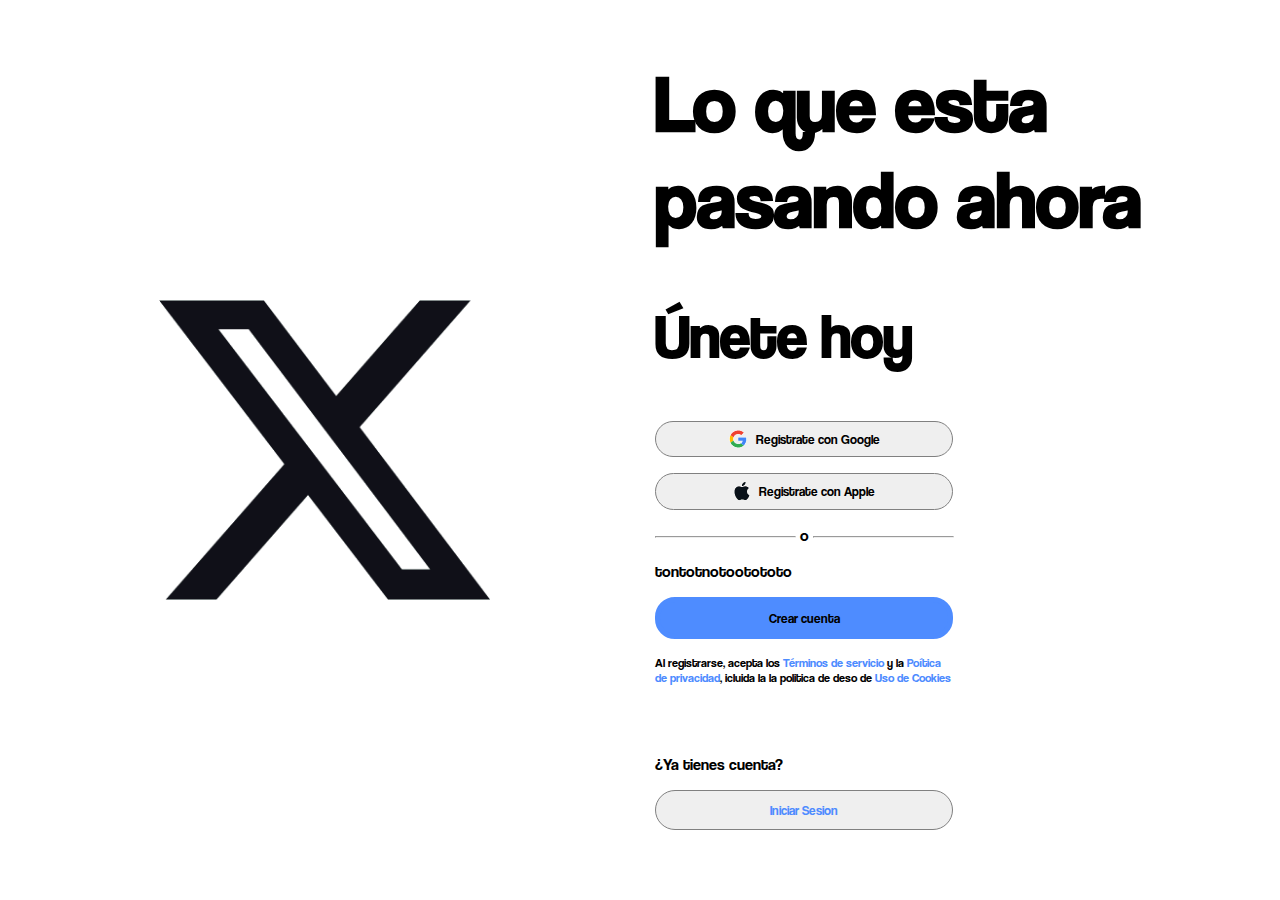
<file: index.html>
<!DOCTYPE html>
<html lang="en">
<head>
    <meta charset="UTF-8">
    <meta name="viewport" content="width=device-width, initial-scale=1.0">
    <title>X</title>
    <link rel="stylesheet" href="css/styles.css">
</head>
<body>
    <div class="container">
        <div class="left">
            <div class="logo"><img src="images/logoX.png" alt=""></div>
        </div>
        <div class="right">
            <div>
                <h1>Lo que esta <br>pasando ahora</h1>
                <h2>Únete hoy</h2>
                <p>
                    <button type="button" class="btn"><img src="images/logoG.png" alt="logo google"> &nbsp&nbsp Registrate con Google</button>
                </p>
                <p>
                    <button type="button" class="btn"><img src="images/logoA.png" alt="logo google"> &nbsp&nbsp Registrate con Apple</button>
                </p>
                <p>
                    <hr class="linea"><span> o </span> <hr class="linea">
                </p>
                <p>
                    <p>
                        tontotnotootototo
                    </p>
                    <button type="button" class="btn btn_blue">Crear cuenta</button>
                </p>
                <p class="terminos">Al registrarse, acepta los <span class="text-blue">Términos de servicio</span> y la <span class="text-blue">Poítica de privacidad</span>, icluida la  la politica de deso de <span class=" text-blue">Uso de Cookies</span></p>

                <p class="tienes">¿Ya tienes cuenta?</p>
                <p>
                    <button type="button" class="btn btn2 text-blue">Iniciar Sesion</button>
                </p>
            </div>
        </div>
        
    </div>
</body>
</html>
</file>
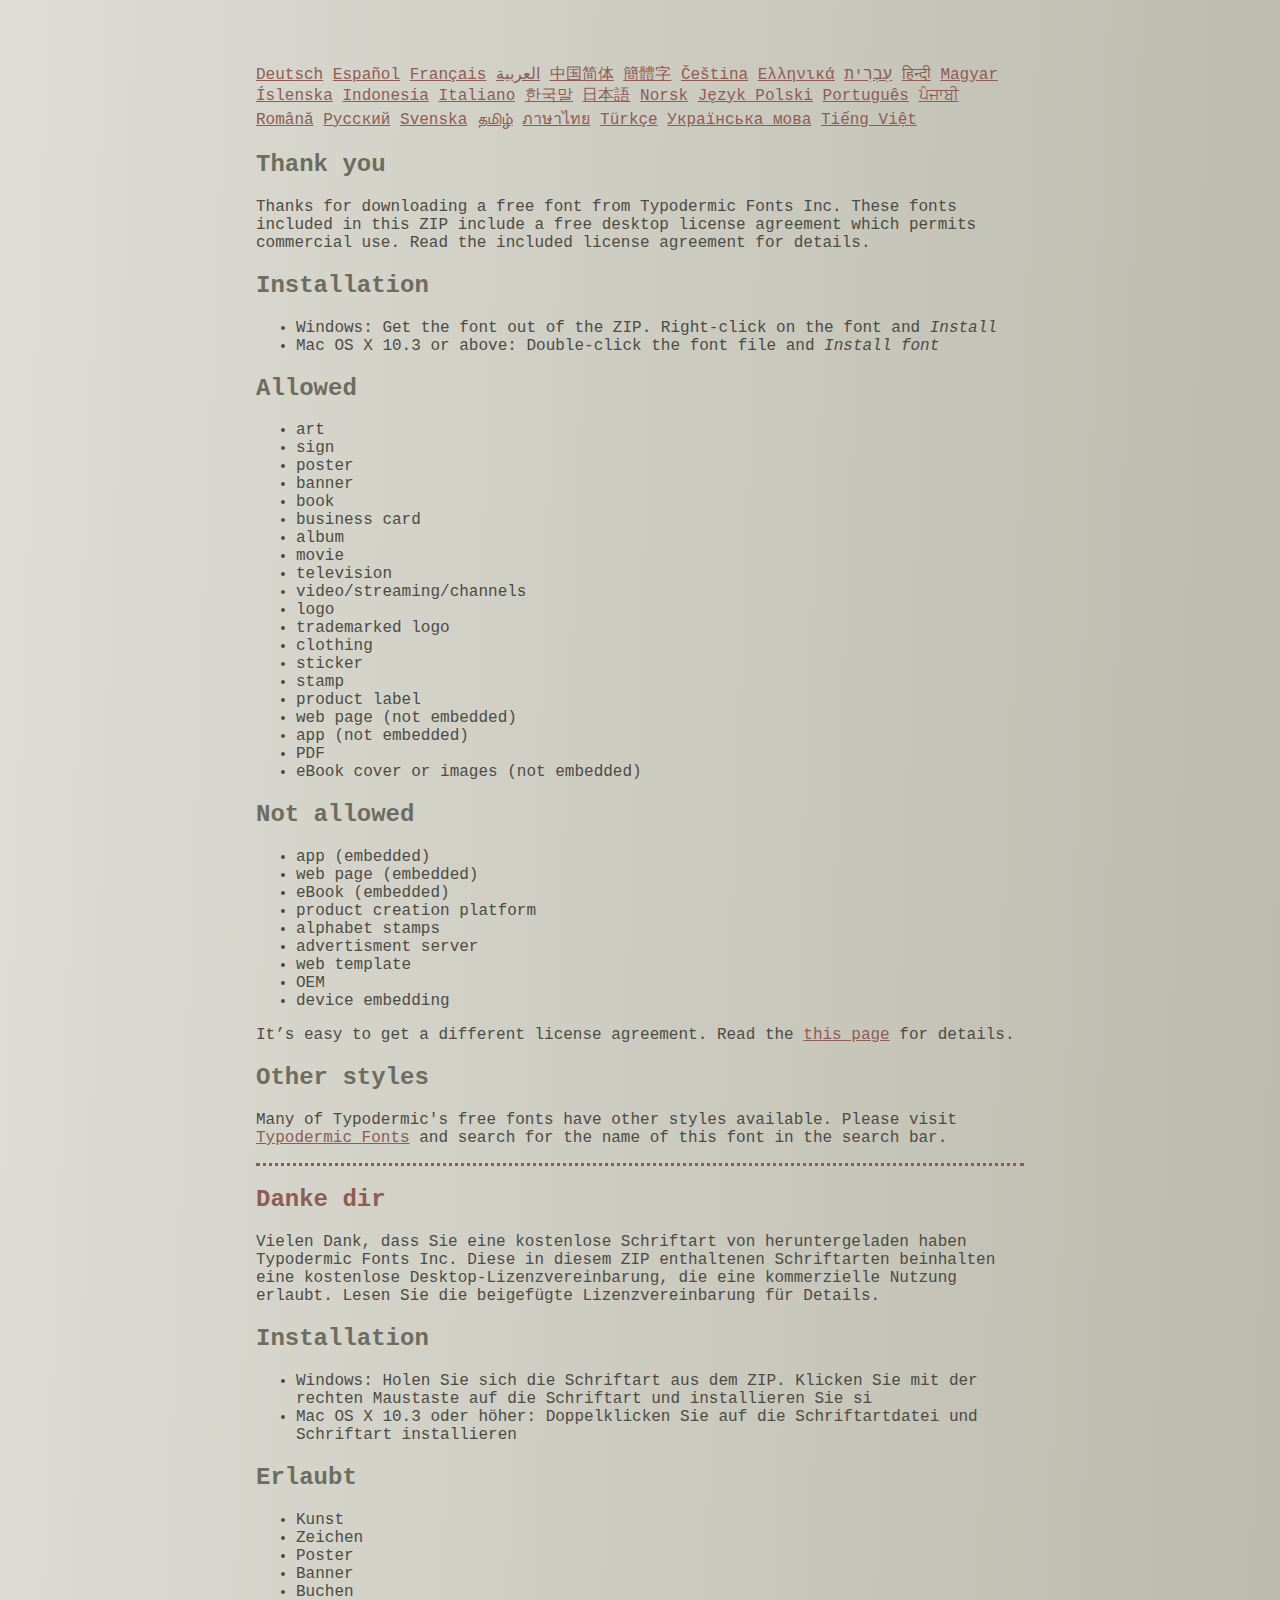
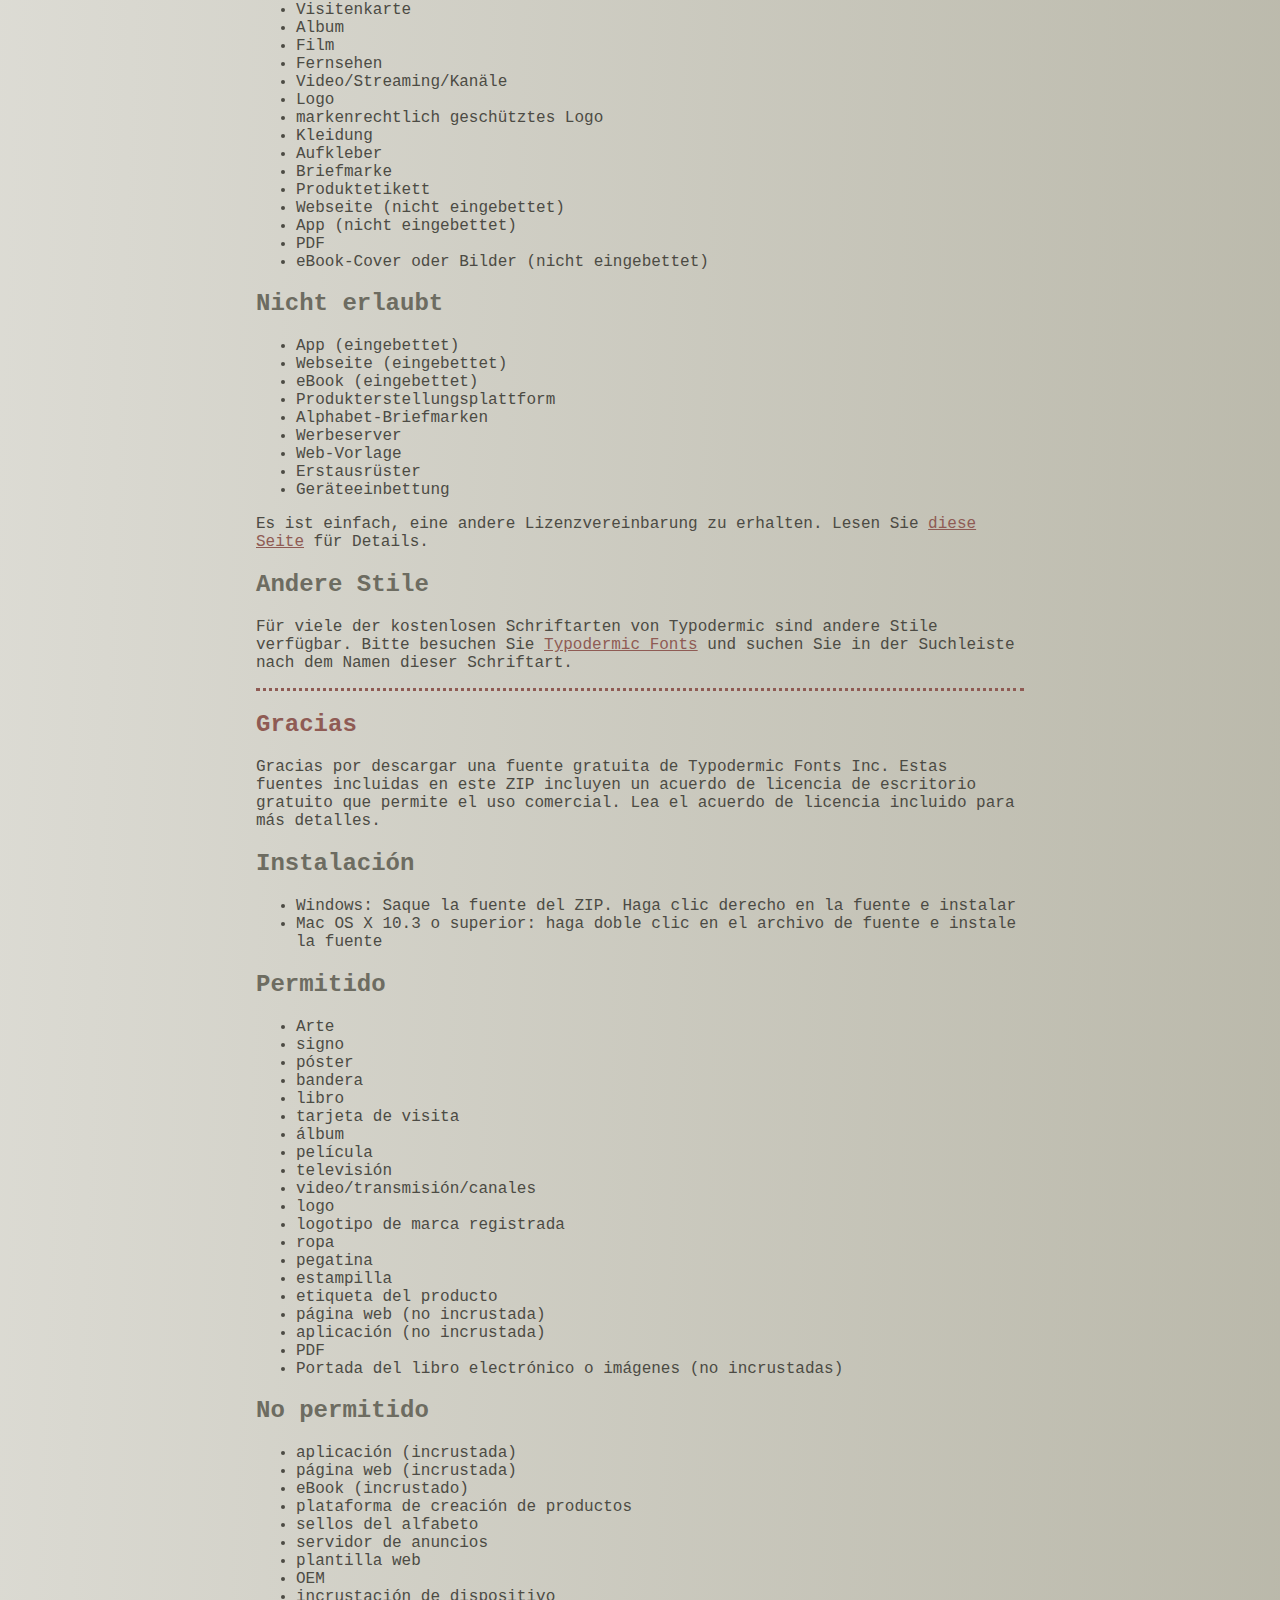
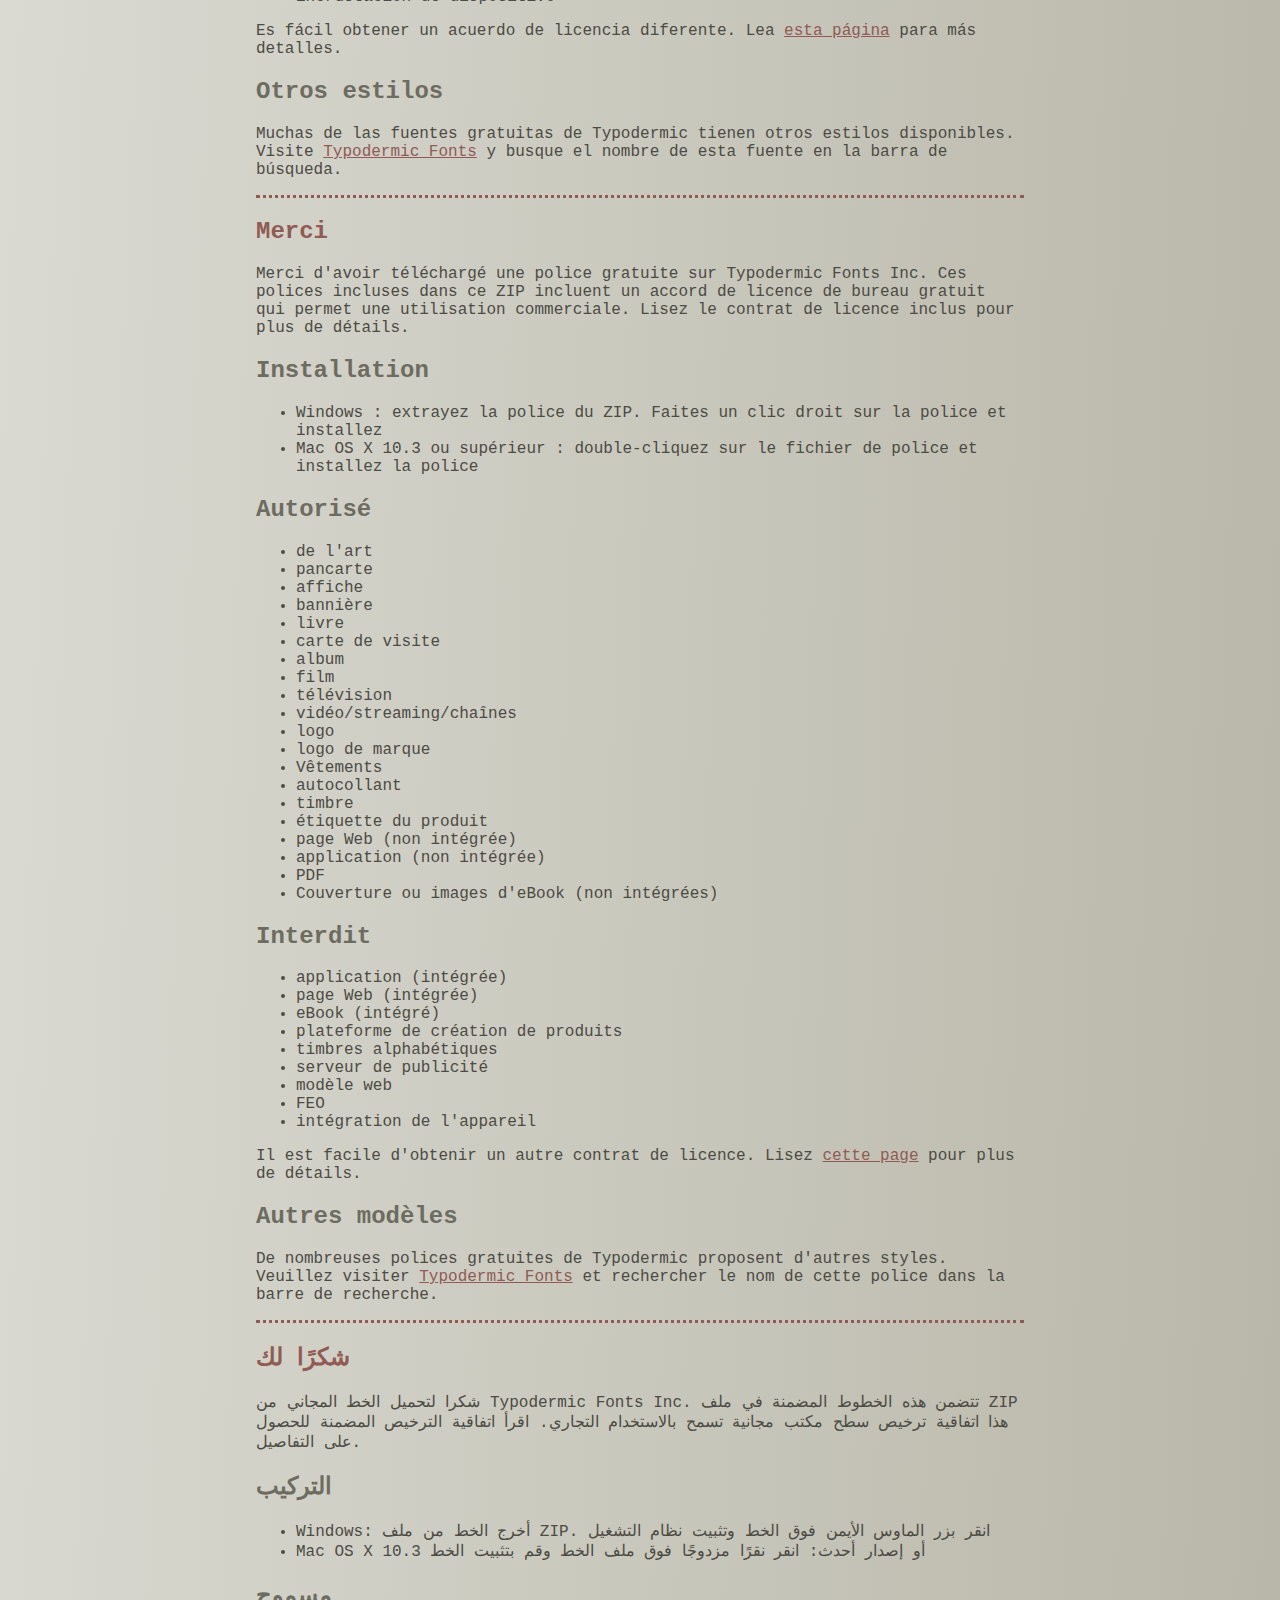
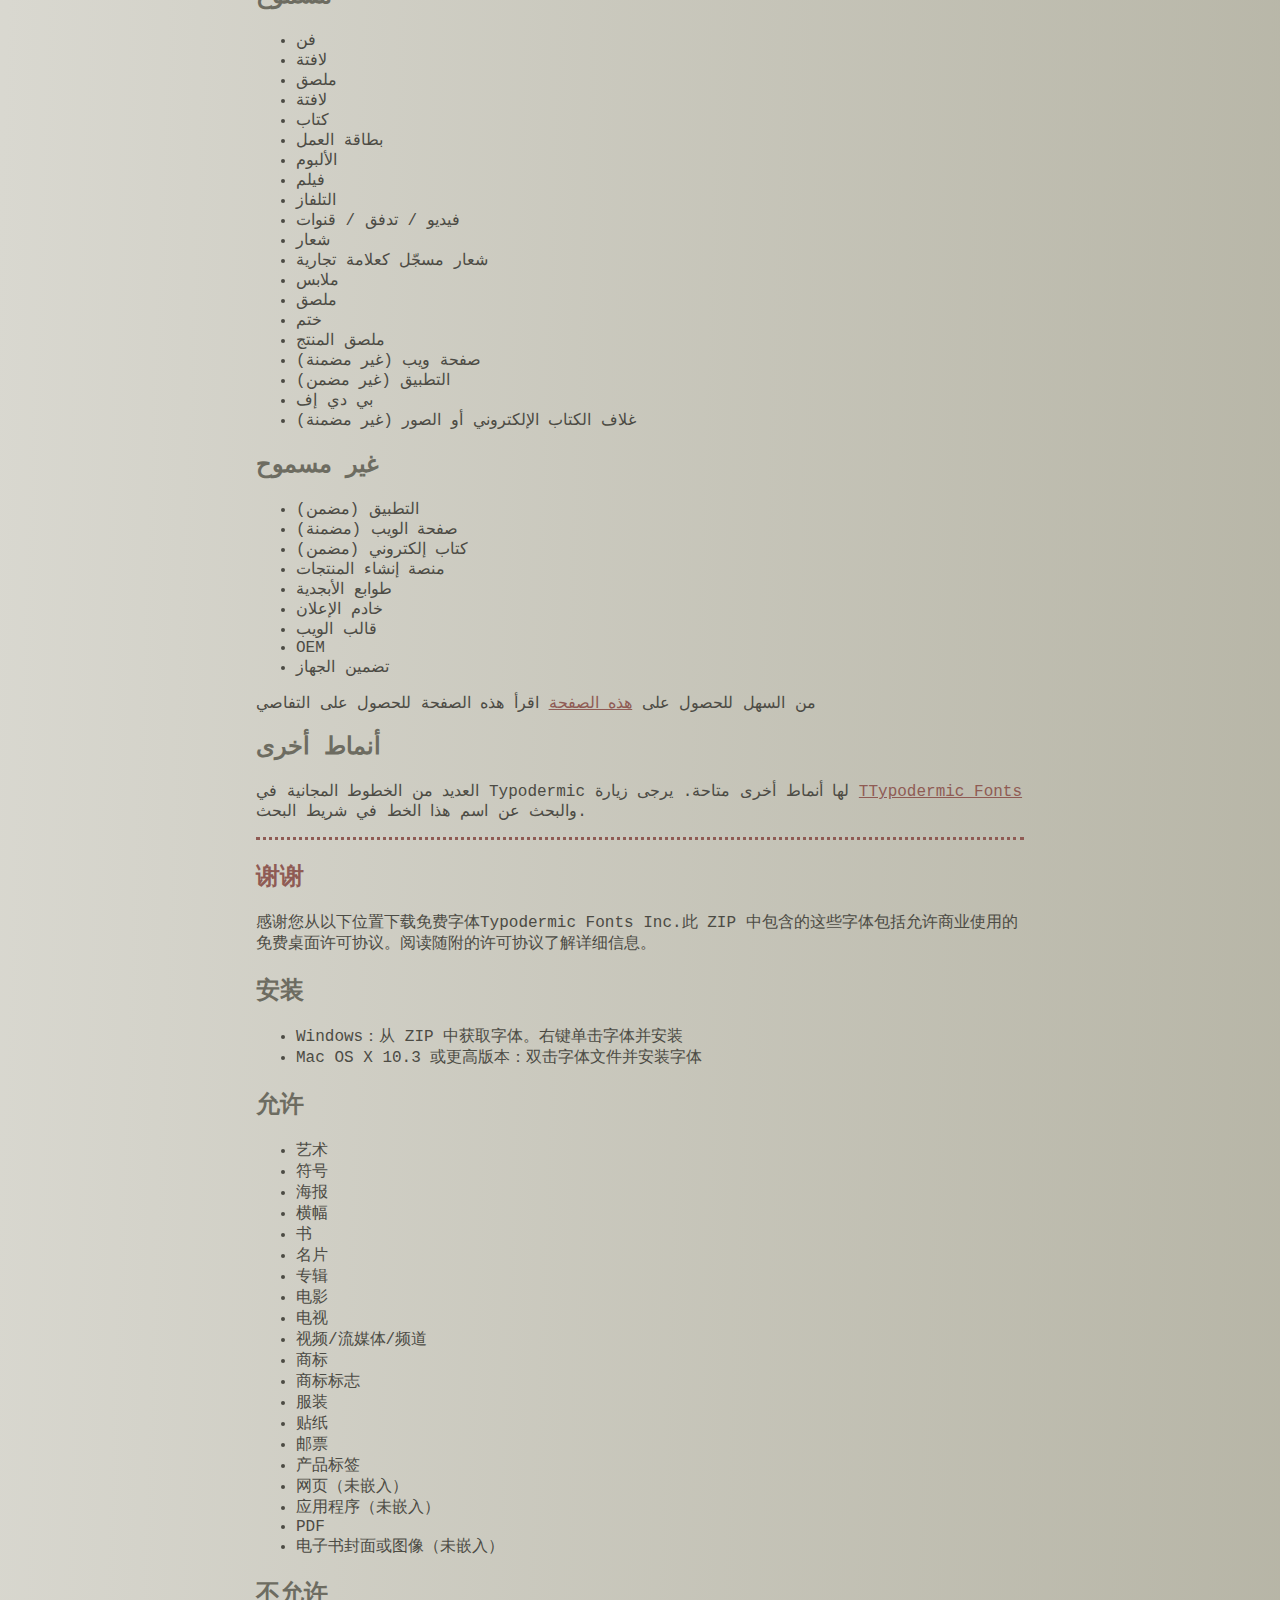
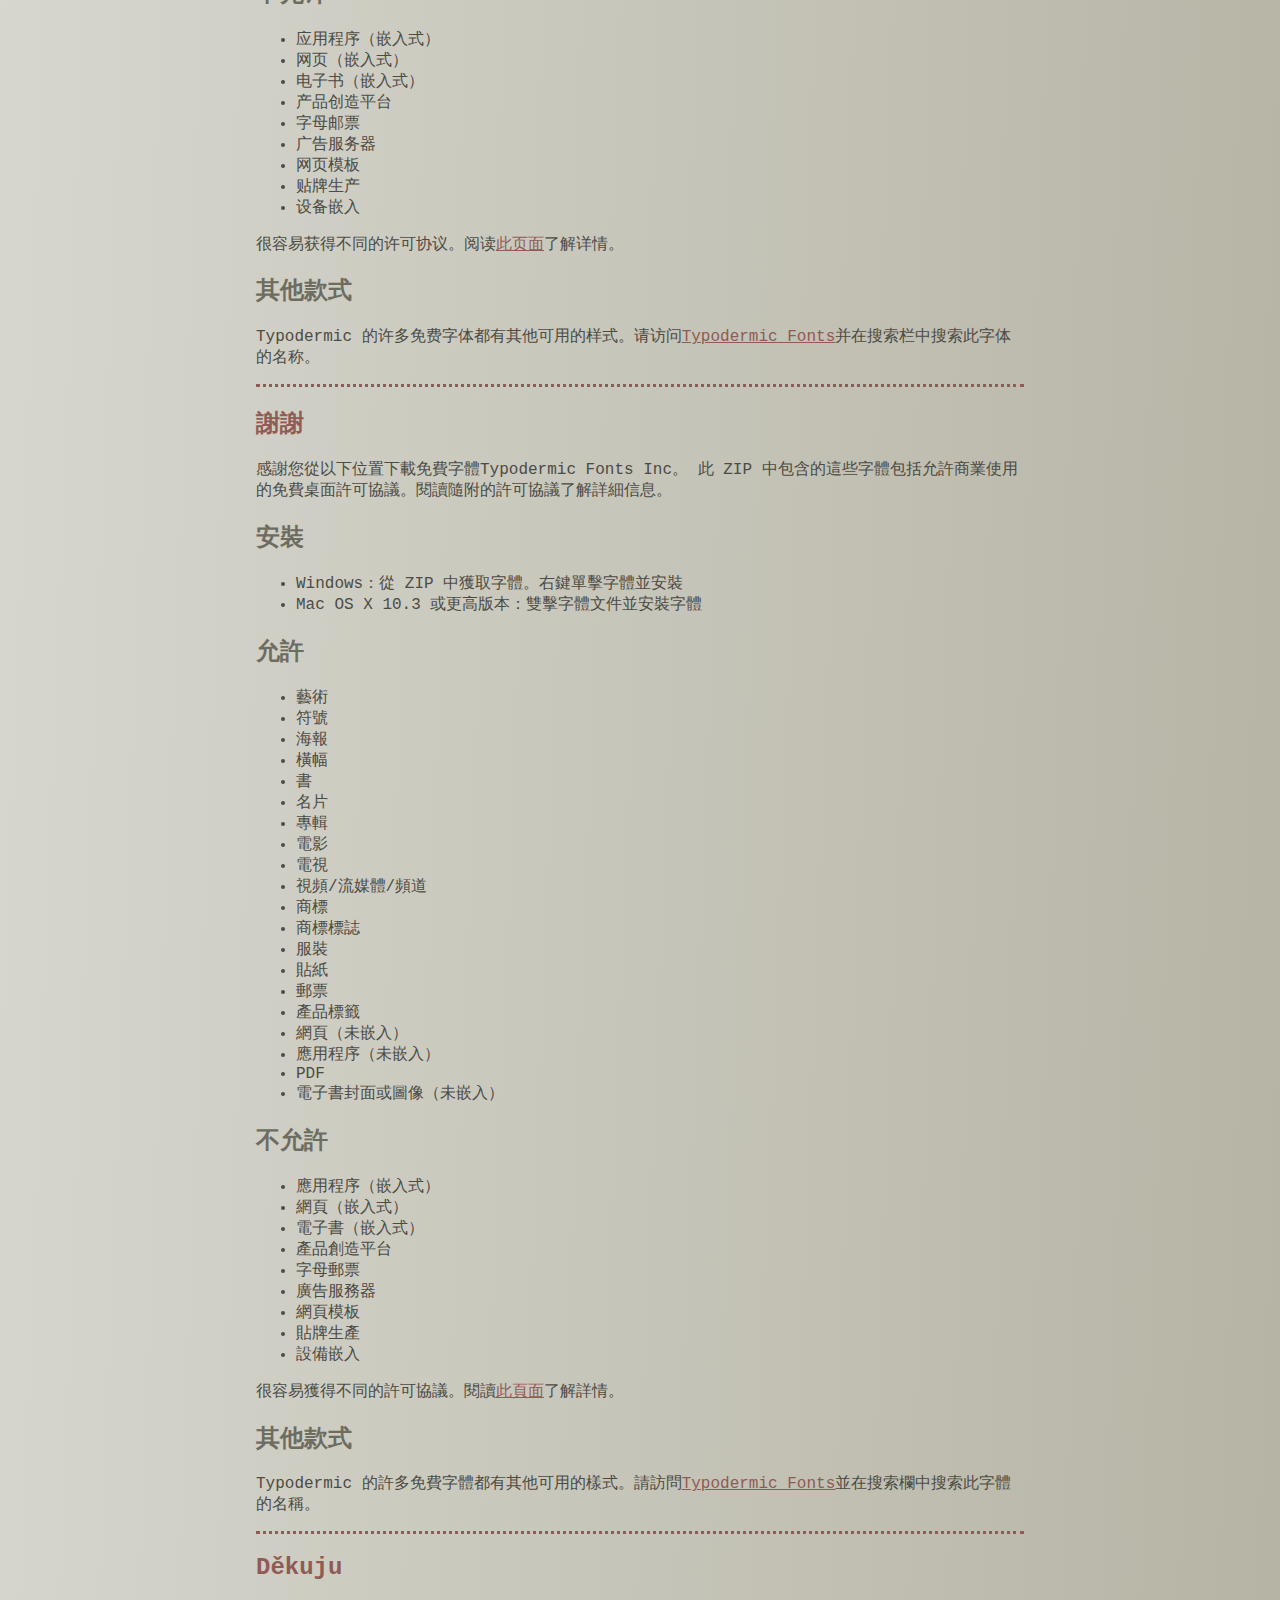
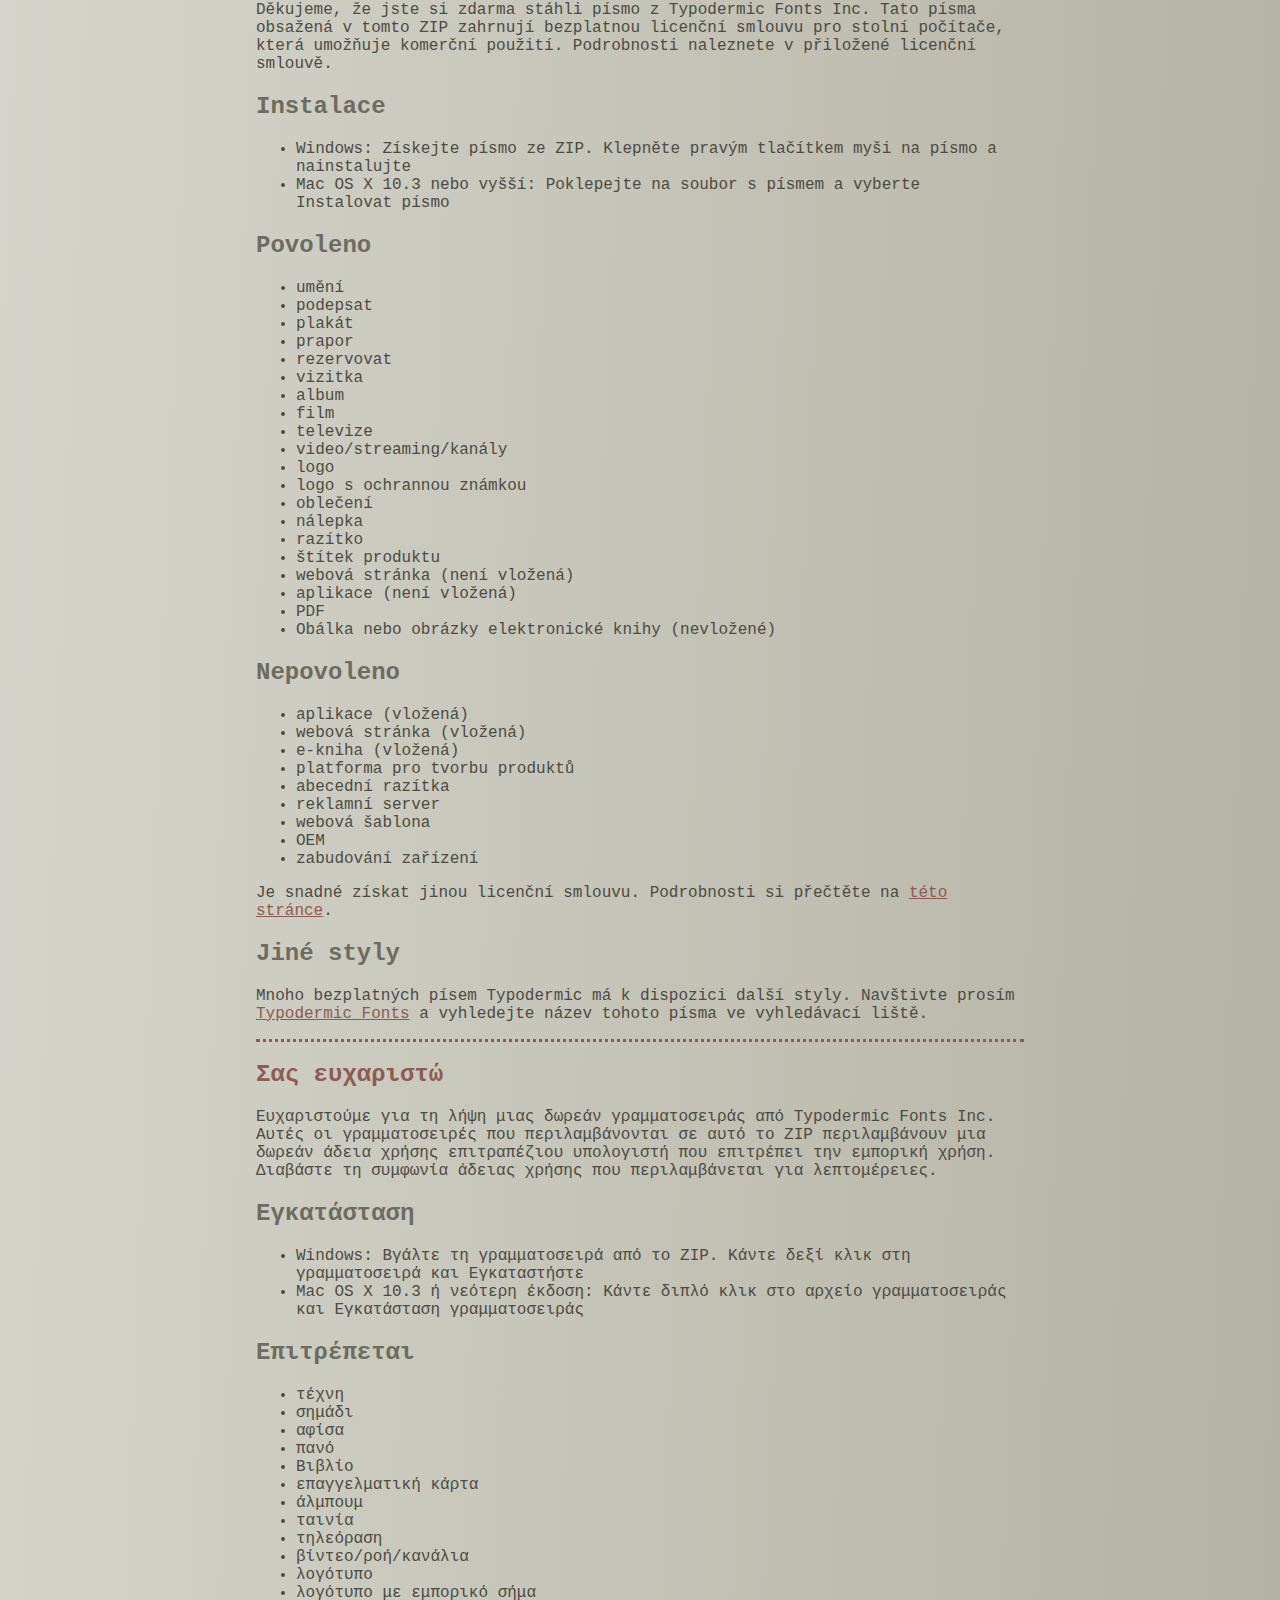
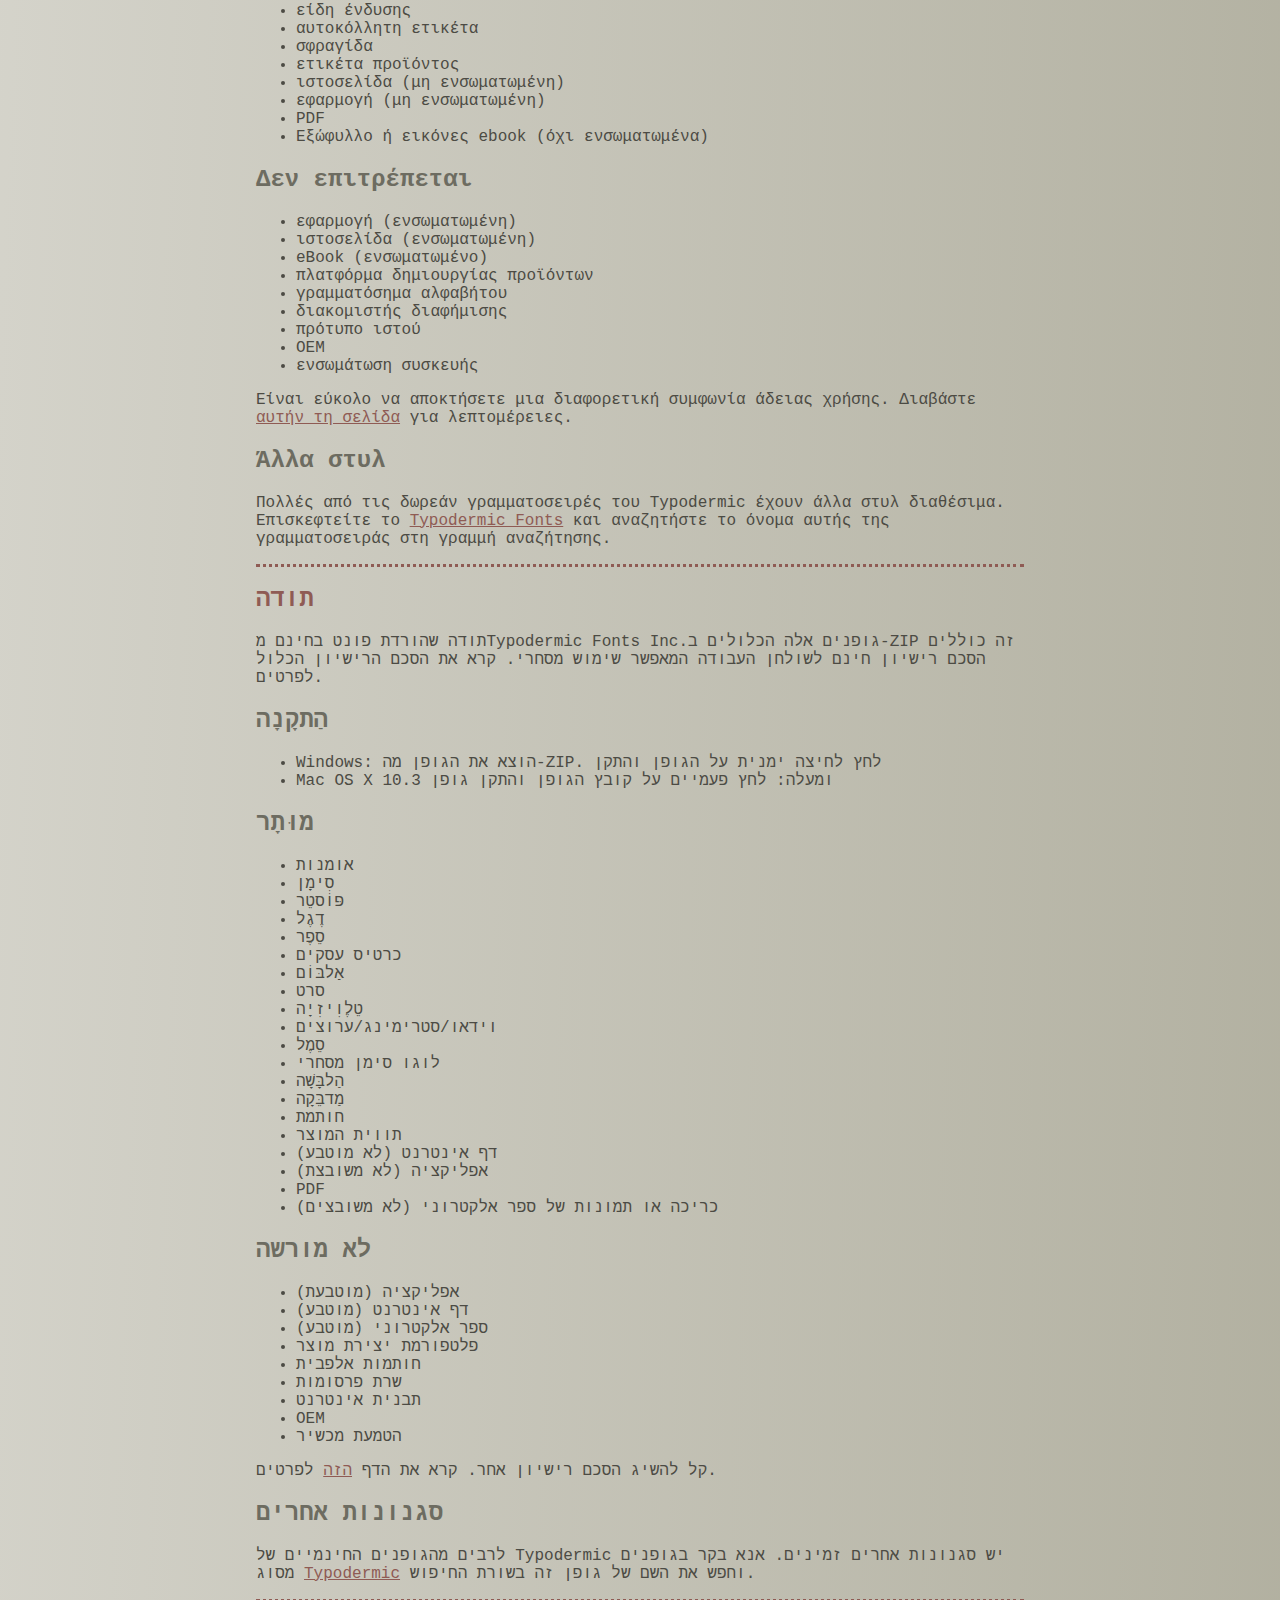
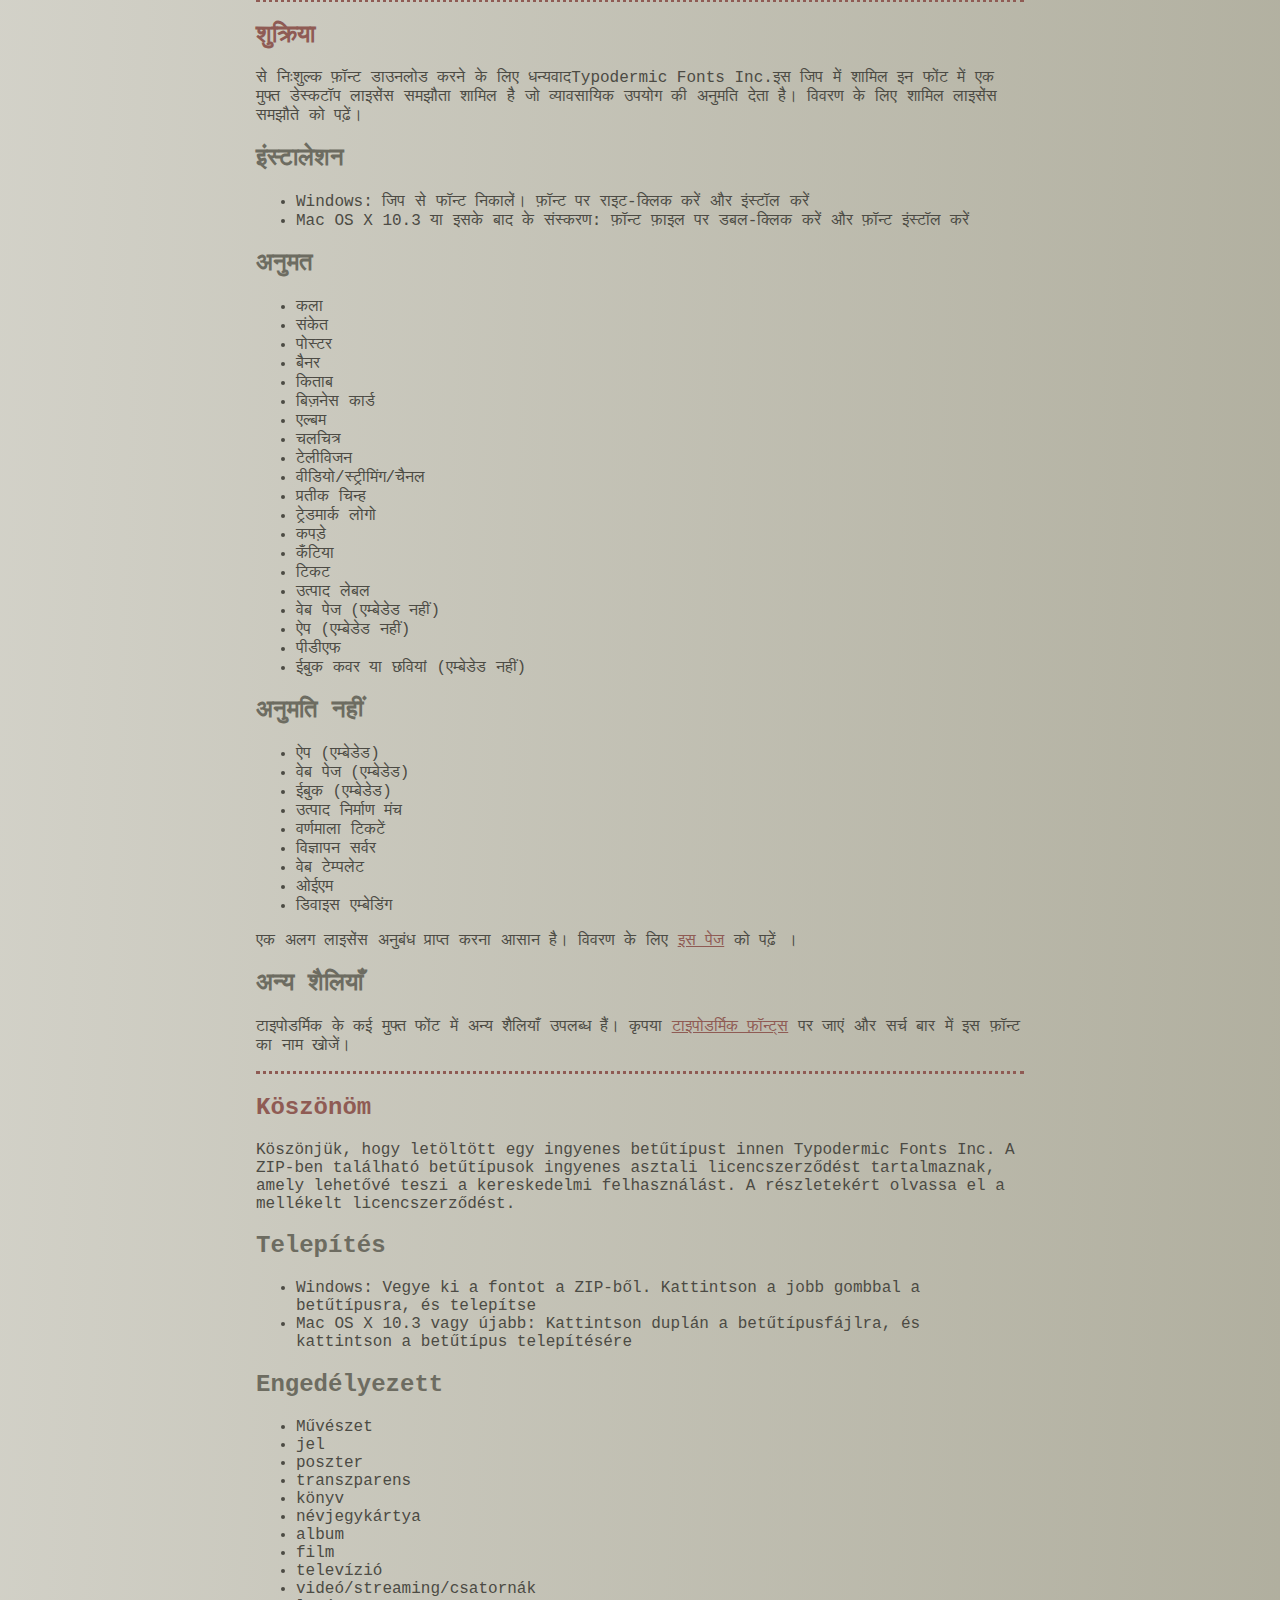
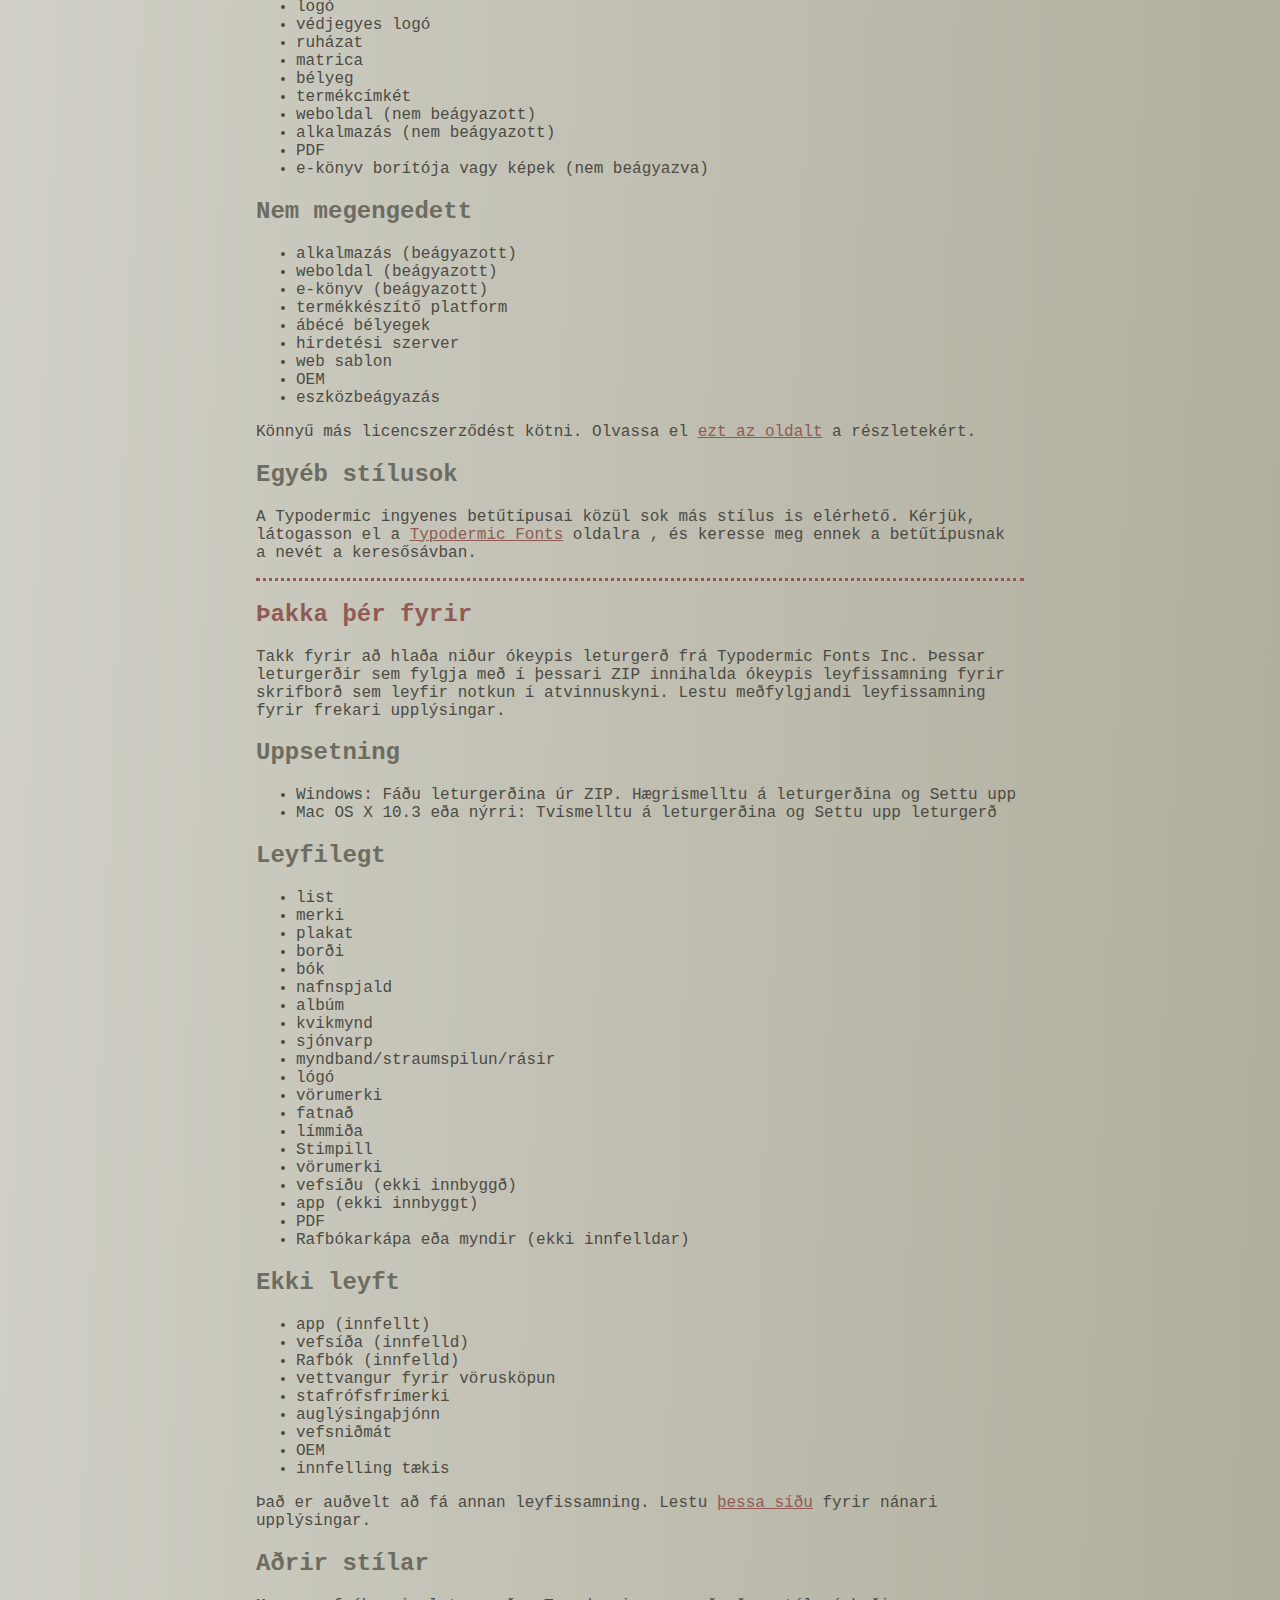
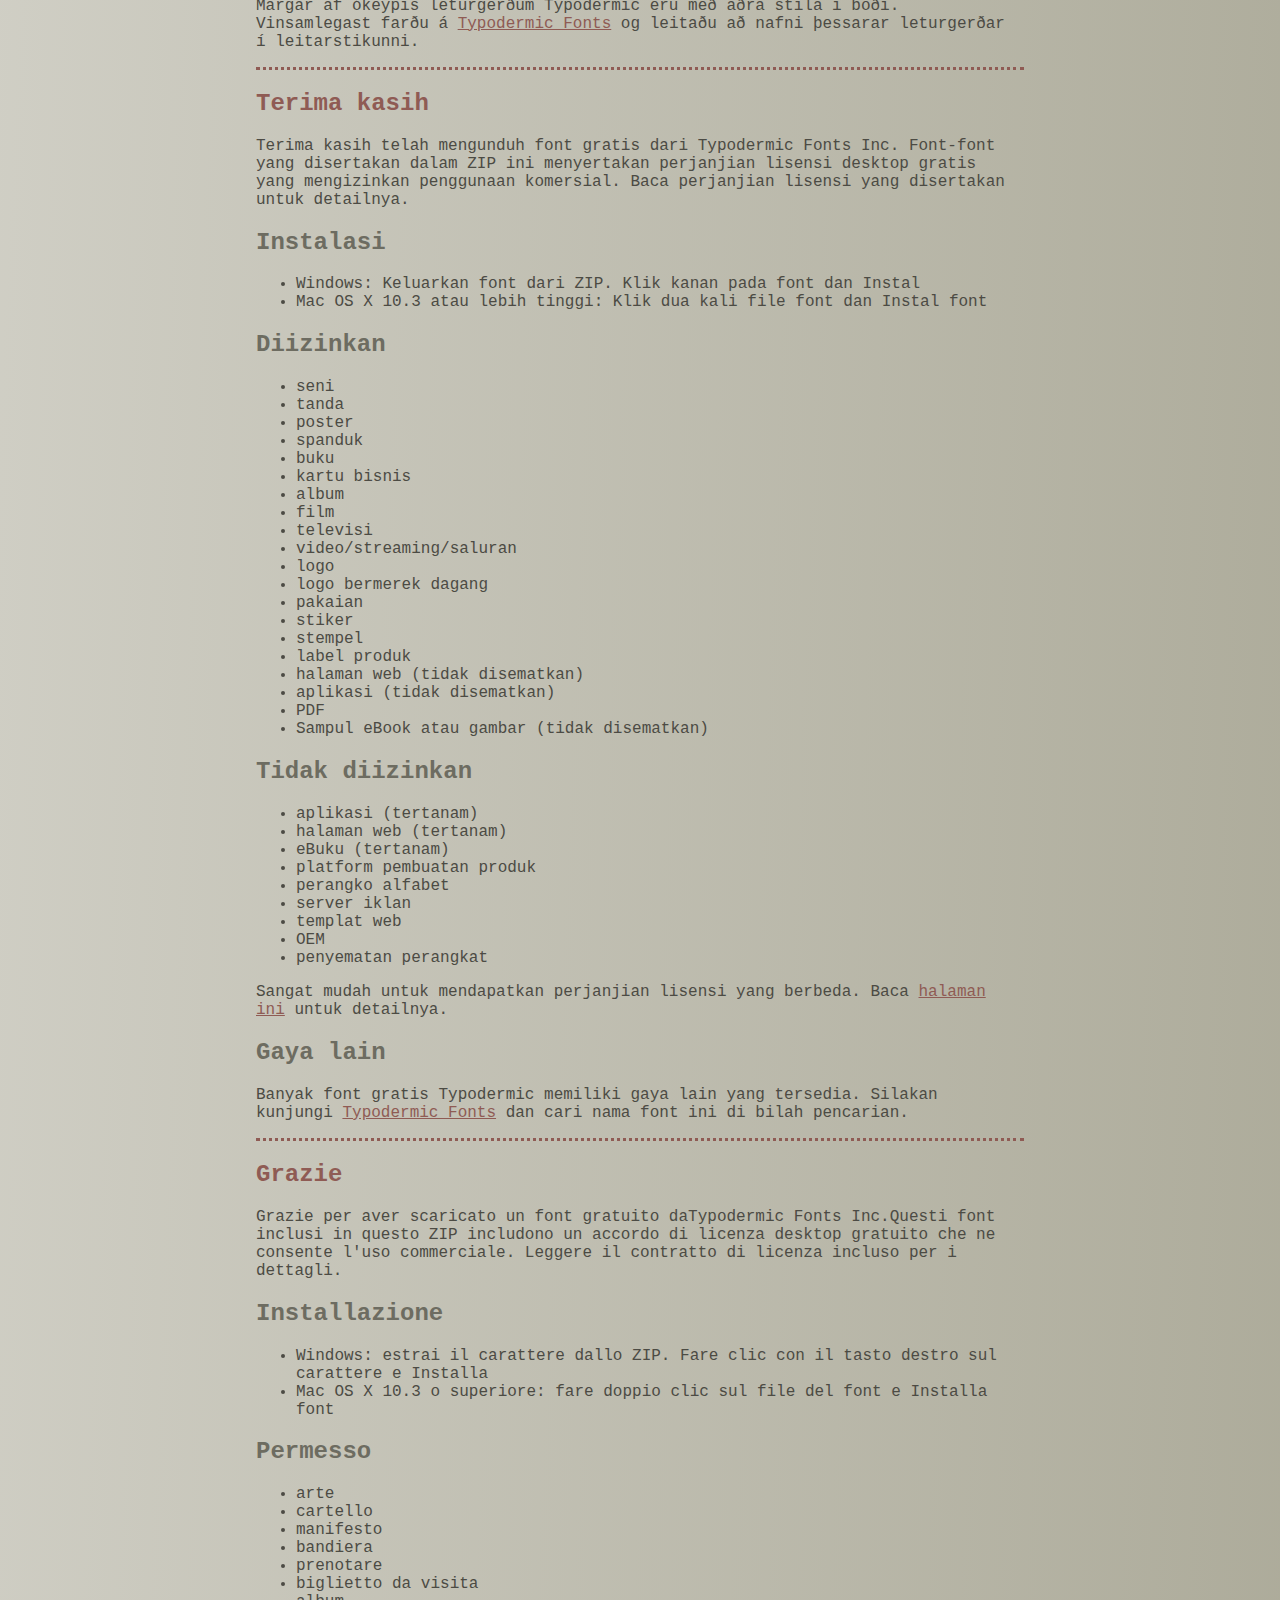
<file: fonts/coolvetica/read-this.html>
<head>
<meta http-equiv="Content-Type" content="text/html; charset=utf-8">
<title>Typodermic Fonts Inc. Free Font Instructions 2023</title>
<style type="text/css">
body {margin:30px 20% 120px 20%; padding:0px; font-family:Consolas, Courier, sans-serif; color:#4c4b44; background-color:#c2c1b3;
/* IE10 Consumer Preview */ 
background-image: -ms-linear-gradient(top left, #DEDDD6 0%, #9D9B87 100%);
/* Mozilla Firefox */ 
background-image: -moz-linear-gradient(top left, #DEDDD6 0%, #9D9B87 100%);
/* Opera */ 
background-image: -o-linear-gradient(top left, #DEDDD6 0%, #9D9B87 100%);
/* Webkit (Safari/Chrome 10) */ 
background-image: -webkit-gradient(linear, left top, right bottom, color-stop(0, #DEDDD6), color-stop(1, #9D9B87));
/* Webkit (Chrome 11+) */ 
background-image: -webkit-linear-gradient(top left, #DEDDD6 0%, #9D9B87 100%);
/* W3C Markup, IE10 Release Preview */ 
background-image: linear-gradient(to bottom right, #DEDDD6 0%, #9D9B87 100%);
	}
h2 {color:#6d6c61;}
a {color:#8f5b54;}
a:hover {color:#ffffff; background-color:#9a998c;}
hr.dotted {border: 0; border-top: 3px dotted #8f5b54;}
</style>
</head>

<body>

<br>

<p translate="no">
<a href="#German">Deutsch</a>
<a href="#Spanish">Español</a>
<a href="#French">Français</a>
<a href="#Arabic">العربية</a>
<a href="#Chinese">中国简体</a>
<a href="#Chinese(trad)">簡體字</a>
<a href="#Czech">Čeština</a>
<a href="#Greek">Ελληνικά</a>
<a href="#Hebrew">עִבְרִית</a>
<a href="#Hindi">हिन्दी</a>
<a href="#Hungarian">Magyar</a>
<a href="#Icelandic">Íslenska</a>
<a href="#Indonesian">Indonesia</a>
<a href="#Italian">Italiano</a>
<a href="#Korean">한국말</a>
<a href="#Japanese">日本語</a>
<a href="#Norwegian">Norsk</a>
<a href="#Polish">Język&nbsp;Polski</a>
<a href="#Portuguese">Português</a>
<a href="#Punjabi">ਪੰਜਾਬੀ</a>
<a href="#Romanian">Română</a>
<a href="#Russian">Русский</a>
<a href="#Swedish">Svenska</a>
<a href="#Tamil">தமிழ்</a>
<a href="#Thai">ภาษาไทย</a>
<a href="#Turkish">Türkçe</a>
<a href="#Ukrainian">Українська&nbsp;мова</a>
<a href="#Vietnamese">Tiếng&nbsp;Việt</a>
</p>

<h2>Thank you</h2>

<p>Thanks for downloading a free font from <span translate="no">Typodermic Fonts Inc.</span> These fonts included in this ZIP include a free desktop license agreement which permits commercial use. Read the included license agreement for details.</p>


<h2>Installation</h2>
<ul><li>Windows: Get the font out of the ZIP. Right-click on the font and <em>Install</em><li>Mac OS X 10.3 or above: Double-click the font file and <em>Install font</em></ul>

<h2>Allowed</h2>

<ul>
<li>art</li>
<li>sign</li>
<li>poster</li>
<li>banner</li>
<li>book</li>
<li>business card</li>
<li>album</li>
<li>movie</li>
<li>television</li>
<li>video/streaming/channels</li>
<li>logo</li>
<li>trademarked logo</li>
<li>clothing</li>
<li>sticker</li>
<li>stamp</li>
<li>product label</li>
<li>web page (not embedded)</li>
<li>app (not embedded)</li>
<li>PDF</li>
<li>eBook cover or images (not embedded)</li>
</ul>

<h2>Not allowed</h2>

<ul>
<li>app (embedded)</li>
<li>web page (embedded)</li>
<li>eBook (embedded)</li>
<li>product creation platform</li>
<li>alphabet stamps</li>
<li>advertisment server</li>
<li>web template</li>
<li>OEM</li>
<li>device embedding</li>
</ul>

<p>It&rsquo;s easy to get a different license agreement. Read the <a href="https://typodermicfonts.com/license/">this page</a> for details. </p>

<h2>Other styles</h2>

<p>Many of Typodermic's free fonts have other styles available. Please visit <a href="https://typodermicfonts.com">Typodermic Fonts</a> and search for the name of this font in the search bar.</p>

<hr class="dotted">

<h2><a id="German">Danke dir</a></h2>

<p>Vielen Dank, dass Sie eine kostenlose Schriftart von heruntergeladen haben Typodermic Fonts Inc. Diese in diesem ZIP enthaltenen Schriftarten beinhalten eine kostenlose Desktop-Lizenzvereinbarung, die eine kommerzielle Nutzung erlaubt. Lesen Sie die beigefügte Lizenzvereinbarung für Details.</p>


<h2>Installation</h2>
<ul><li>Windows: Holen Sie sich die Schriftart aus dem ZIP. Klicken Sie mit der rechten Maustaste auf die Schriftart und installieren Sie si<li>Mac OS X 10.3 oder höher: Doppelklicken Sie auf die Schriftartdatei und Schriftart installieren </ul>

<h2>Erlaubt</h2>

<ul>
<li>Kunst</li>
<li>Zeichen</li>
<li>Poster</li>
<li>Banner</li>
<li>Buchen</li>
<li>Visitenkarte</li>
<li>Album</li>
<li>Film</li>
<li>Fernsehen</li>
<li>Video/Streaming/Kanäle</li>
<li>Logo</li>
<li>markenrechtlich geschütztes Logo</li>
<li>Kleidung</li>
<li>Aufkleber</li>
<li>Briefmarke</li>
<li>Produktetikett</li>
<li>Webseite (nicht eingebettet)</li>
<li>App (nicht eingebettet)</li>
<li>PDF</li>
<li>eBook-Cover oder Bilder (nicht eingebettet)</li>
</ul>

<h2>Nicht erlaubt</h2>

<ul>
<li>App (eingebettet)</li>
<li>Webseite (eingebettet)</li>
<li>eBook (eingebettet)</li>
<li>Produkterstellungsplattform</li>
<li>Alphabet-Briefmarken</li>
<li>Werbeserver</li>
<li>Web-Vorlage</li>
<li>Erstausrüster</li>
<li>Geräteeinbettung</li>
</ul>

<p>Es ist einfach, eine andere Lizenzvereinbarung zu erhalten. Lesen Sie <a href="https://typodermicfonts.com/license/">diese Seite</a> für Details.</p>

<h2>Andere Stile</h2>

<p>Für viele der kostenlosen Schriftarten von Typodermic sind andere Stile verfügbar. Bitte besuchen Sie <a href="https://typodermicfonts.com">Typodermic Fonts</a> und suchen Sie in der Suchleiste nach dem Namen dieser Schriftart.</p>


<hr class="dotted">

<h2><a id="Spanish">Gracias</a></h2>

<p>Gracias por descargar una fuente gratuita de Typodermic Fonts Inc. Estas fuentes incluidas en este ZIP incluyen un acuerdo de licencia de escritorio gratuito que permite el uso comercial. Lea el acuerdo de licencia incluido para más detalles.</p>


<h2>Instalación</h2>
<ul><li>Windows: Saque la fuente del ZIP. Haga clic derecho en la fuente e instalar <li>Mac OS X 10.3 o superior: haga doble clic en el archivo de fuente e instale la fuente</ul>

<h2>Permitido</h2>

<ul>
<li>Arte</li>
<li>signo</li>
<li>póster</li>
<li>bandera</li>
<li>libro</li>
<li>tarjeta de visita</li>
<li>álbum</li>
<li>película</li>
<li>televisión</li>
<li>video/transmisión/canales</li>
<li>logo</li>
<li>logotipo de marca registrada</li>
<li>ropa</li>
<li>pegatina</li>
<li>estampilla</li>
<li>etiqueta del producto</li>
<li>página web (no incrustada)</li>
<li>aplicación (no incrustada)</li>
<li>PDF</li>
<li>Portada del libro electrónico o imágenes (no incrustadas)</li>
</ul>


<h2>No permitido</h2>

<ul>
<li>aplicación (incrustada)</li>
<li>página web (incrustada)</li>
<li>eBook (incrustado)</li>
<li>plataforma de creación de productos</li>
<li>sellos del alfabeto</li>
<li>servidor de anuncios</li>
<li>plantilla web</li>
<li>OEM</li>
<li>incrustación de dispositivo</li>
</ul>

<p>Es fácil obtener un acuerdo de licencia diferente. Lea <a href="https://typodermicfonts.com/license/">esta página</a> para más detalles.</p>

<h2>Otros estilos</h2>

<p>Muchas de las fuentes gratuitas de Typodermic tienen otros estilos disponibles. Visite  <a href="https://typodermicfonts.com">Typodermic Fonts</a> y busque el nombre de esta fuente en la barra de búsqueda.</p>


<hr class="dotted">

<h2><a id="French">Merci</a></h2>

<p>Merci d'avoir téléchargé une police gratuite sur Typodermic Fonts Inc. Ces polices incluses dans ce ZIP incluent un accord de licence de bureau gratuit qui permet une utilisation commerciale. Lisez le contrat de licence inclus pour plus de détails.</p>


<h2>Installation</h2>
<ul><li>Windows : extrayez la police du ZIP. Faites un clic droit sur la police et installez<li>Mac OS X 10.3 ou supérieur : double-cliquez sur le fichier de police et installez la police</ul>
  



<h2>Autorisé</h2>

<ul>
<li>de l'art</li>
<li>pancarte</li>
<li>affiche</li>
<li>bannière</li>
<li>livre</li>
<li>carte de visite</li>
<li>album</li>
<li>film</li>
<li>télévision</li>
<li>vidéo/streaming/chaînes</li>
<li>logo</li>
<li>logo de marque</li>
<li>Vêtements</li>
<li>autocollant</li>
<li>timbre</li>
<li>étiquette du produit</li>
<li>page Web (non intégrée)</li>
<li>application (non intégrée)</li>
<li>PDF</li>
<li>Couverture ou images d'eBook (non intégrées)</li>
</ul>
 


<h2>Interdit</h2>

<ul>
<li>application (intégrée)</li>
<li>page Web (intégrée)</li>
<li>eBook (intégré)</li>
<li>plateforme de création de produits</li>
<li>timbres alphabétiques</li>
<li>serveur de publicité</li>
<li>modèle web</li>
<li>FEO</li>
<li>intégration de l'appareil</li>
</ul>

<p>Il est facile d'obtenir un autre contrat de licence. Lisez  <a href="https://typodermicfonts.com/license/">cette page</a> pour plus de détails.</p>

<h2>Autres modèles</h2>

<p>De nombreuses polices gratuites de Typodermic proposent d'autres styles. Veuillez visiter  <a href="https://typodermicfonts.com">Typodermic Fonts</a> et rechercher le nom de cette police dans la barre de recherche.</p>


<hr class="dotted">

<h2><a id="Arabic">شكرًا لك</a></h2>

<p>

شكرا لتحميل الخط المجاني من Typodermic Fonts Inc. تتضمن هذه الخطوط المضمنة في ملف ZIP هذا اتفاقية ترخيص سطح مكتب مجانية تسمح بالاستخدام التجاري. اقرأ اتفاقية الترخيص المضمنة للحصول على التفاصيل.</p>


<h2>التركيب</h2>
<ul><li>Windows: أخرج الخط من ملف ZIP. انقر بزر الماوس الأيمن فوق الخط وتثبيت
    نظام التشغيل <li>Mac OS X 10.3 أو إصدار أحدث: انقر نقرًا مزدوجًا فوق ملف الخط وقم بتثبيت الخط</em></ul>

<h2>مسموح</h2>

<ul>
<li>فن</li>
<li>لافتة</li>
<li>ملصق</li>
<li>لافتة</li>
<li>كتاب</li>
<li>بطاقة العمل</li>
<li>الألبوم</li>
<li>فيلم</li>
<li>التلفاز</li>
<li>فيديو / تدفق / قنوات</li>
<li>شعار</li>
<li>شعار مسجّل كعلامة تجارية</li>
<li>ملابس</li>
<li>ملصق</li>
<li>ختم</li>
<li>ملصق المنتج</li>
<li>صفحة ويب (غير مضمنة)</li>
<li>التطبيق (غير مضمن)</li>
<li>بي دي إف</li>
<li>غلاف الكتاب الإلكتروني أو الصور (غير مضمنة)</li>
</ul>

<h2>غير مسموح</h2>

<ul>
<li>التطبيق (مضمن)</li>
<li>صفحة الويب (مضمنة)</li>
<li>كتاب إلكتروني (مضمن)</li>
<li>منصة إنشاء المنتجات</li>
<li>طوابع الأبجدية</li>
<li>خادم الإعلان</li>
<li>قالب الويب</li>
<li>OEM</li>
<li>تضمين الجهاز</li>
</ul>

<p>من السهل  للحصول على <a href="https://typodermicfonts.com/license/">هذه الصفحة</a>  اقرأ هذه الصفحة للحصول على التفاصي</p>


<h2>أنماط أخرى</h2>

<p>العديد من الخطوط المجانية في Typodermic لها أنماط أخرى متاحة. يرجى زيارة <a href="https://typodermicfonts.com">TTypodermic Fonts</a> والبحث عن اسم هذا الخط في شريط البحث.</p>


<hr class="dotted">

<h2><a id="Chinese">谢谢</a></h2>

<p>感谢您从以下位置下载免费字体Typodermic Fonts Inc.此 ZIP 中包含的这些字体包括允许商业使用的免费桌面许可协议。阅读随附的许可协议了解详细信息。</p>


<h2>安装</h2>
<ul><li>Windows：从 ZIP 中获取字体。右键单击字体并安装<li>Mac OS X 10.3 或更高版本：双击字体文件并安装字体 </ul>

<h2>允许</h2>





<ul>
<li>艺术</li>
<li>符号</li>
<li>海报</li>
<li>横幅</li>
<li>书</li>
<li>名片</li>
<li>专辑</li>
<li>电影</li>
<li>电视</li>
<li>视频/流媒体/频道</li>
<li>商标</li>
<li>商标标志</li>
<li>服装</li>
<li>贴纸</li>
<li>邮票</li>
<li>产品标签</li>
<li>网页（未嵌入）</li>
<li>应用程序（未嵌入）</li>
<li>PDF</li>
<li>电子书封面或图像（未嵌入）</li>
</ul>

<h2>不允许</h2>

<ul>
<li>应用程序（嵌入式）</li>
<li>网页（嵌入式）</li>
<li>电子书（嵌入式）</li>
<li>产品创造平台</li>
<li>字母邮票</li>
<li>广告服务器</li>
<li>网页模板</li>
<li>贴牌生产</li>
<li>设备嵌入</li>
</ul>

<p>很容易获得不同的许可协议。阅读<a href="https://typodermicfonts.com/license/">此页面</a>了解详情。</p>

<h2>其他款式</h2>

<p>Typodermic 的许多免费字体都有其他可用的样式。请访问<a href="https://typodermicfonts.com">Typodermic Fonts</a>并在搜索栏中搜索此字体的名称。</p>


<hr class="dotted">

<h2><a id="Chinese(trad)">謝謝</a></h2>

<p>感謝您從以下位置下載免費字體Typodermic Fonts Inc。 此 ZIP 中包含的這些字體包括允許商業使用的免費桌面許可協議。閱讀隨附的許可協議了解詳細信息。</p>


<h2>安裝</h2>
<ul><li>Windows：從 ZIP 中獲取字體。右鍵單擊字體並安裝<li>Mac OS X 10.3 或更高版本：雙擊字體文件並安裝字體 </ul>

<h2>允許</h2>

<ul>
<li>藝術</li>
<li>符號</li>
<li>海報</li>
<li>橫幅</li>
<li>書</li>
<li>名片</li>
<li>專輯</li>
<li>電影</li>
<li>電視</li>
<li>視頻/流媒體/頻道</li>
<li>商標</li>
<li>商標標誌</li>
<li>服裝</li>
<li>貼紙</li>
<li>郵票</li>
<li>產品標籤</li>
<li>網頁（未嵌入）</li>
<li>應用程序（未嵌入）</li>
<li>PDF</li>
<li>電子書封面或圖像（未嵌入）</li>


</ul>

<h2>不允許</h2>

<ul>
<li>應用程序（嵌入式）</li>
<li>網頁（嵌入式）</li>
<li>電子書（嵌入式）</li>
<li>產品創造平台</li>
<li>字母郵票</li>
<li>廣告服務器</li>
<li>網頁模板</li>
<li>貼牌生產</li>
<li>設備嵌入</li>
</ul>

<p>很容易獲得不同的許可協議。閱讀<a href="https://typodermicfonts.com/license/">此頁面</a>了解詳情。</p>

<h2>其他款式</h2>

<p>Typodermic 的許多免費字體都有其他可用的樣式。請訪問<a href="https://typodermicfonts.com">Typodermic Fonts</a>並在搜索欄中搜索此字體的名稱。</p>


<hr class="dotted">

<h2><a id="Czech">Děkuju</a></h2>

<p>Děkujeme, že jste si zdarma stáhli písmo z Typodermic Fonts Inc. Tato písma obsažená v tomto ZIP zahrnují bezplatnou licenční smlouvu pro stolní počítače, která umožňuje komerční použití. Podrobnosti naleznete v přiložené licenční smlouvě.</p>


<h2>Instalace</h2>
<ul><li>Windows: Získejte písmo ze ZIP. Klepněte pravým tlačítkem myši na písmo a nainstalujte <li>Mac OS X 10.3 nebo vyšší: Poklepejte na soubor s písmem a vyberte Instalovat písmo </ul>

<h2>Povoleno</h2>

<ul>
<li>umění</li>
<li>podepsat</li>
<li>plakát</li>
<li>prapor</li>
<li>rezervovat</li>
<li>vizitka</li>
<li>album</li>
<li>film</li>
<li>televize</li>
<li>video/streaming/kanály</li>
<li>logo</li>
<li>logo s ochrannou známkou</li>
<li>oblečení</li>
<li>nálepka</li>
<li>razítko</li>
<li>štítek produktu</li>
<li>webová stránka (není vložená)</li>
<li>aplikace (není vložená)</li>
<li>PDF</li>
<li>Obálka nebo obrázky elektronické knihy (nevložené)</li>
</ul>

<h2>Nepovoleno</h2>

<ul>
<li>aplikace (vložená)</li>
<li>webová stránka (vložená)</li>
<li>e-kniha (vložená)</li>
<li>platforma pro tvorbu produktů</li>
<li>abecední razítka</li>
<li>reklamní server</li>
<li>webová šablona</li>
<li>OEM</li>
<li>zabudování zařízení</li>
</ul>

<p>Je snadné získat jinou licenční smlouvu. Podrobnosti si přečtěte na <a href="https://typodermicfonts.com/license/">této stránce</a>.

<h2>Jiné styly</h2>

<p>Mnoho bezplatných písem Typodermic má k dispozici další styly. Navštivte prosím <a href="https://typodermicfonts.com">Typodermic Fonts</a> a vyhledejte název tohoto písma ve vyhledávací liště.</p>

<hr class="dotted">

<h2><a id="Greek">Σας ευχαριστώ</a></h2>

<p>Ευχαριστούμε για τη λήψη μιας δωρεάν γραμματοσειράς από Typodermic Fonts Inc. Αυτές οι γραμματοσειρές που περιλαμβάνονται σε αυτό το ZIP περιλαμβάνουν μια δωρεάν άδεια χρήσης επιτραπέζιου υπολογιστή που επιτρέπει την εμπορική χρήση. Διαβάστε τη συμφωνία άδειας χρήσης που περιλαμβάνεται για λεπτομέρειες.</p>


<h2>Εγκατάσταση</h2>
<ul><li>Windows: Βγάλτε τη γραμματοσειρά από το ZIP. Κάντε δεξί κλικ στη γραμματοσειρά και Εγκαταστήστε <li>Mac OS X 10.3 ή νεότερη έκδοση: Κάντε διπλό κλικ στο αρχείο γραμματοσειράς και Εγκατάσταση γραμματοσειράς</ul>

<h2>Επιτρέπεται</h2>

<ul>
<li>τέχνη</li>
<li>σημάδι</li>
<li>αφίσα</li>
<li>πανό</li>
<li>Βιβλίο</li>
<li>επαγγελματική κάρτα</li>
<li>άλμπουμ</li>
<li>ταινία</li>
<li>τηλεόραση</li>
<li>βίντεο/ροή/κανάλια</li>
<li>λογότυπο</li>
<li>λογότυπο με εμπορικό σήμα</li>
<li>είδη ένδυσης</li>
<li>αυτοκόλλητη ετικέτα</li>
<li>σφραγίδα</li>
<li>ετικέτα προϊόντος</li>
<li>ιστοσελίδα (μη ενσωματωμένη)</li>
<li>εφαρμογή (μη ενσωματωμένη)</li>
<li>PDF</li>
<li>Εξώφυλλο ή εικόνες ebook (όχι ενσωματωμένα)</li>
</ul>

<h2>Δεν επιτρέπεται</h2>

<ul>
<li>εφαρμογή (ενσωματωμένη)</li>
<li>ιστοσελίδα (ενσωματωμένη)</li>
<li>eBook (ενσωματωμένο)</li>
<li>πλατφόρμα δημιουργίας προϊόντων</li>
<li>γραμματόσημα αλφαβήτου</li>
<li>διακομιστής διαφήμισης</li>
<li>πρότυπο ιστού</li>
<li>OEM</li>
<li>ενσωμάτωση συσκευής</li>
</ul>

<p>Είναι εύκολο να αποκτήσετε μια διαφορετική συμφωνία άδειας χρήσης. Διαβάστε <a href="https://typodermicfonts.com/license/">αυτήν τη σελίδα</a> για λεπτομέρειες.</p>

<h2>Άλλα στυλ</h2>

<p>Πολλές από τις δωρεάν γραμματοσειρές του Typodermic έχουν άλλα στυλ διαθέσιμα. Επισκεφτείτε το <a href="https://typodermicfonts.com">Typodermic Fonts</a> και αναζητήστε το όνομα αυτής της γραμματοσειράς στη γραμμή αναζήτησης.</p>


<hr class="dotted">

<h2><a id="Hebrew">תודה</a></h2>

<p>תודה שהורדת פונט בחינם מTypodermic Fonts Inc.גופנים אלה הכלולים ב-ZIP זה כוללים הסכם רישיון חינם לשולחן העבודה המאפשר שימוש מסחרי. קרא את הסכם הרישיון הכלול לפרטים.</p>


<h2>הַתקָנָה</h2>
<ul><li>Windows: הוצא את הגופן מה-ZIP. לחץ לחיצה ימנית על הגופן והתקן<li>Mac OS X 10.3 ומעלה: לחץ פעמיים על קובץ הגופן והתקן גופן</ul>

   
<h2>מוּתָר</h2>

<ul>
<li>אומנות</li>
<li>סִימָן</li>
<li>פּוֹסטֵר</li>
<li>דֶגֶל</li>
<li>סֵפֶר</li>
<li>כרטיס עסקים</li>
<li>אַלבּוֹם</li>
<li>סרט</li>
<li>טֵלֶוִיזִיָה</li>
<li>וידאו/סטרימינג/ערוצים</li>
<li>סֵמֶל</li>
<li>לוגו סימן מסחרי</li>
<li>הַלבָּשָׁה</li>
<li>מַדבֵּקָה</li>
<li>חותמת</li>
<li>תווית המוצר</li>
<li>דף אינטרנט (לא מוטבע)</li>
<li>אפליקציה (לא משובצת)</li>
<li>PDF</li>
<li>כריכה או תמונות של ספר אלקטרוני (לא משובצים)</li>
</ul>

<h2>לא מורשה</h2>

<ul>
<li>אפליקציה (מוטבעת)</li>
<li>דף אינטרנט (מוטבע)</li>
<li>ספר אלקטרוני (מוטבע)</li>
<li>פלטפורמת יצירת מוצר</li>
<li>חותמות אלפבית</li>
<li>שרת פרסומות</li>
<li>תבנית אינטרנט</li>
<li>OEM</li>
<li>הטמעת מכשיר</li>
</ul>

<p>קל להשיג הסכם רישיון אחר. קרא את הדף <a href="https://typodermicfonts.com/license/">הזה</a> לפרטים.</p>

<h2>סגנונות אחרים</h2>

<p>לרבים מהגופנים החינמיים של Typodermic יש סגנונות אחרים זמינים. אנא בקר בגופנים מסוג <a href="https://typodermicfonts.com">Typodermic</a> וחפש את השם של גופן זה בשורת החיפוש.</p>

<hr class="dotted">

<h2><a id="Hindi">शुक्रिया</a></h2>

<p>से निःशुल्क फ़ॉन्ट डाउनलोड करने के लिए धन्यवादTypodermic Fonts Inc.इस जिप में शामिल इन फोंट में एक मुफ्त डेस्कटॉप लाइसेंस समझौता शामिल है जो व्यावसायिक उपयोग की अनुमति देता है। विवरण के लिए शामिल लाइसेंस समझौते को पढ़ें।</p>


<h2>इंस्टालेशन</h2>
<ul><li>Windows: जिप से फॉन्ट निकालें। फ़ॉन्ट पर राइट-क्लिक करें और इंस्टॉल करें<li>Mac OS X 10.3 या इसके बाद के संस्करण: फ़ॉन्ट फ़ाइल पर डबल-क्लिक करें और फ़ॉन्ट इंस्टॉल करें </ul>

<h2>अनुमत</h2>

<ul>
<li>कला</li>
<li>संकेत</li>
<li>पोस्टर</li>
<li>बैनर</li>
<li>किताब</li>
<li>बिज़नेस कार्ड</li>
<li>एल्बम</li>
<li>चलचित्र</li>
<li>टेलीविजन</li>
<li>वीडियो/स्ट्रीमिंग/चैनल</li>
<li>प्रतीक चिन्ह</li>
<li>ट्रेडमार्क लोगो</li>
<li>कपड़े</li>
<li>कँटिया</li>
<li>टिकट</li>
<li>उत्पाद लेबल</li>
<li>वेब पेज (एम्बेडेड नहीं)</li>
<li>ऐप (एम्बेडेड नहीं)</li>
<li>पीडीएफ</li>
<li>ईबुक कवर या छवियां (एम्बेडेड नहीं)</li>
</ul>

<h2>अनुमति नहीं</h2>

<ul>
<li>ऐप (एम्बेडेड)</li>
<li>वेब पेज (एम्बेडेड)</li>
<li>ईबुक (एम्बेडेड)</li>
<li>उत्पाद निर्माण मंच</li>
<li>वर्णमाला टिकटें</li>
<li>विज्ञापन सर्वर</li>
<li>वेब टेम्पलेट</li>
<li>ओईएम</li>
<li>डिवाइस एम्बेडिंग</li>
</ul>

<p>एक अलग लाइसेंस अनुबंध प्राप्त करना आसान है। विवरण के लिए <a href="https://typodermicfonts.com/license/">इस पेज</a> को पढ़ें ।</p>

<h2>अन्य शैलियाँ</h2>

<p>टाइपोडर्मिक के कई मुफ्त फोंट में अन्य शैलियाँ उपलब्ध हैं। कृपया <a href="https://typodermicfonts.com">टाइपोडर्मिक फ़ॉन्ट्स</a> पर जाएं और सर्च बार में इस फ़ॉन्ट का नाम खोजें।</p>


<hr class="dotted">

<h2><a id="Hungarian">Köszönöm</a></h2>

<p>Köszönjük, hogy letöltött egy ingyenes betűtípust innen Typodermic Fonts Inc. A ZIP-ben található betűtípusok ingyenes asztali licencszerződést tartalmaznak, amely lehetővé teszi a kereskedelmi felhasználást. A részletekért olvassa el a mellékelt licencszerződést.</p>


<h2>Telepítés</h2>
<ul><li>Windows: Vegye ki a fontot a ZIP-ből. Kattintson a jobb gombbal a betűtípusra, és telepítse <li>Mac OS X 10.3 vagy újabb: Kattintson duplán a betűtípusfájlra, és kattintson a betűtípus telepítésére </ul>

<h2>Engedélyezett</h2>

<ul>
<li>Művészet</li>
<li>jel</li>
<li>poszter</li>
<li>transzparens</li>
<li>könyv</li>
<li>névjegykártya</li>
<li>album</li>
<li>film</li>
<li>televízió</li>
<li>videó/streaming/csatornák</li>
<li>logó</li>
<li>védjegyes logó</li>
<li>ruházat</li>
<li>matrica</li>
<li>bélyeg</li>
<li>termékcímkét</li>
<li>weboldal (nem beágyazott)</li>
<li>alkalmazás (nem beágyazott)</li>
<li>PDF</li>
<li>e-könyv borítója vagy képek (nem beágyazva)</li>
</ul>

<h2>Nem megengedett</h2>

<ul>
<li>alkalmazás (beágyazott)</li>
<li>weboldal (beágyazott)</li>
<li>e-könyv (beágyazott)</li>
<li>termékkészítő platform</li>
<li>ábécé bélyegek</li>
<li>hirdetési szerver</li>
<li>web sablon</li>
<li>OEM</li>
<li>eszközbeágyazás</li>
</ul>

<p>Könnyű más licencszerződést kötni. Olvassa el <a href="https://typodermicfonts.com/license/">ezt az oldalt</a> a részletekért.</p>

<h2>Egyéb stílusok</h2>

<p>A Typodermic ingyenes betűtípusai közül sok más stílus is elérhető. Kérjük, látogasson el a <a href="https://typodermicfonts.com">Typodermic Fonts</a> oldalra , és keresse meg ennek a betűtípusnak a nevét a keresősávban.</p>


<hr class="dotted">

<h2><a id="Icelandic">Þakka þér fyrir</a></h2>

<p>Takk fyrir að hlaða niður ókeypis leturgerð frá Typodermic Fonts Inc. Þessar leturgerðir sem fylgja með í þessari ZIP innihalda ókeypis leyfissamning fyrir skrifborð sem leyfir notkun í atvinnuskyni. Lestu meðfylgjandi leyfissamning fyrir frekari upplýsingar.</p>

<h2>Uppsetning</h2>
<ul><li>Windows: Fáðu leturgerðina úr ZIP. Hægrismelltu á leturgerðina og Settu upp <li>Mac OS X 10.3 eða nýrri: Tvísmelltu á leturgerðina og Settu upp leturgerð</ul>

<h2>Leyfilegt</h2>

<ul>
<li>list</li>
<li>merki</li>
<li>plakat</li>
<li>borði</li>
<li>bók</li>
<li>nafnspjald</li>
<li>albúm</li>
<li>kvikmynd</li>
<li>sjónvarp</li>
<li>myndband/straumspilun/rásir</li>
<li>lógó</li>
<li>vörumerki</li>
<li>fatnað</li>
<li>límmiða</li>
<li>Stimpill</li>
<li>vörumerki</li>
<li>vefsíðu (ekki innbyggð)</li>
<li>app (ekki innbyggt)</li>
<li>PDF</li>
<li>Rafbókarkápa eða myndir (ekki innfelldar)</li>
</ul>

<h2>Ekki leyft</h2>

<ul>
<li>app (innfellt)</li>
<li>vefsíða (innfelld)</li>
<li>Rafbók (innfelld)</li>
<li>vettvangur fyrir vörusköpun</li>
<li>stafrófsfrímerki</li>
<li>auglýsingaþjónn</li>
<li>vefsniðmát</li>
<li>OEM</li>
<li>innfelling tækis</li>
</ul>

<p>Það er auðvelt að fá annan leyfissamning. Lestu <a href="https://typodermicfonts.com/license/">þessa síðu</a> fyrir nánari upplýsingar.</p>

<h2>Aðrir stílar</h2>

<p>Margar af ókeypis leturgerðum Typodermic eru með aðra stíla í boði. Vinsamlegast farðu á <a href="https://typodermicfonts.com">Typodermic Fonts</a> og leitaðu að nafni þessarar leturgerðar í leitarstikunni.</p>


<hr class="dotted">

<h2><a id="Indonesian">Terima kasih</a></h2>

<p>Terima kasih telah mengunduh font gratis dari Typodermic Fonts Inc. Font-font yang disertakan dalam ZIP ini menyertakan perjanjian lisensi desktop gratis yang mengizinkan penggunaan komersial. Baca perjanjian lisensi yang disertakan untuk detailnya.</p>


<h2>Instalasi</h2>
<ul><li>Windows: Keluarkan font dari ZIP. Klik kanan pada font dan Instal <li>Mac OS X 10.3 atau lebih tinggi: Klik dua kali file font dan Instal font </ul>

<h2>Diizinkan</h2>

<ul>
<li>seni</li>
<li>tanda</li>
<li>poster</li>
<li>spanduk</li>
<li>buku</li>
<li>kartu bisnis</li>
<li>album</li>
<li>film</li>
<li>televisi</li>
<li>video/streaming/saluran</li>
<li>logo</li>
<li>logo bermerek dagang</li>
<li>pakaian</li>
<li>stiker</li>
<li>stempel</li>
<li>label produk</li>
<li>halaman web (tidak disematkan)</li>
<li>aplikasi (tidak disematkan)</li>
<li>PDF</li>
<li>Sampul eBook atau gambar (tidak disematkan)</li>
</ul>

<h2>Tidak diizinkan</h2>

<ul>
<li>aplikasi (tertanam)</li>
<li>halaman web (tertanam)</li>
<li>eBuku (tertanam)</li>
<li>platform pembuatan produk</li>
<li>perangko alfabet</li>
<li>server iklan</li>
<li>templat web</li>
<li>OEM</li>
<li>penyematan perangkat</li>
</ul>

<p>Sangat mudah untuk mendapatkan perjanjian lisensi yang berbeda. Baca <a href="https://typodermicfonts.com/license/">halaman ini</a> untuk detailnya.</p>

<h2>Gaya lain</h2>

<p>Banyak font gratis Typodermic memiliki gaya lain yang tersedia. Silakan kunjungi <a href="https://typodermicfonts.com">Typodermic Fonts</a> dan cari nama font ini di bilah pencarian.</p>


<hr class="dotted">

<h2><a id="Italian">Grazie</a></h2>

<p>Grazie per aver scaricato un font gratuito daTypodermic Fonts Inc.Questi font inclusi in questo ZIP includono un accordo di licenza desktop gratuito che ne consente l'uso commerciale. Leggere il contratto di licenza incluso per i dettagli.</p>


<h2>Installazione</h2>
<ul><li>Windows: estrai il carattere dallo ZIP. Fare clic con il tasto destro sul carattere e Installa <li>Mac OS X 10.3 o superiore: fare doppio clic sul file del font e Installa font</ul>

<h2>Permesso</h2>

<ul>
<li>arte</li>
<li>cartello</li>
<li>manifesto</li>
<li>bandiera</li>
<li>prenotare</li>
<li>biglietto da visita</li>
<li>album</li>
<li>film</li>
<li>televisione</li>
<li>video/streaming/canali</li>
<li>logo</li>
<li>marchio registrato</li>
<li>capi di abbigliamento</li>
<li>etichetta</li>
<li>francobollo</li>
<li>etichetta del prodotto</li>
<li>pagina web (non incorporata)</li>
<li>app (non incorporata)</li>
<li>PDF</li>
<li>Copertina o immagini dell'eBook (non incorporate)</li>
</ul>

<h2>Non autorizzato</h2>

<ul>
<li>app (incorporata)</li>
<li>pagina web (incorporata)</li>
<li>eBook (incorporato)</li>
<li>piattaforma di creazione del prodotto</li>
<li>francobolli alfabetici</li>
<li>server pubblicitario</li>
<li>modello web</li>
<li>OEM</li>
<li>incorporamento del dispositivo</li>
</ul>

<p>È facile ottenere un contratto di licenza diverso. Leggi <a href="https://typodermicfonts.com/license/">questa pagina</a> per i dettagli.</p>

<h2>Altri stili</h2>

<p>Molti dei font gratuiti di Typodermic hanno altri stili disponibili. Si prega di visitare <a href="https://typodermicfonts.com">Typodermic Fonts</a> e cercare il nome di questo font nella barra di ricerca.</p>


<hr class="dotted">

<h2><a id="Korean">고맙습니다</a></h2>

<p>에서 무료 글꼴을 다운로드해 주셔서 감사합니다 Typodermic Fonts Inc. 이 ZIP에 포함된 이러한 글꼴에는 상업적 사용을 허용하는 무료 데스크톱 라이선스 계약이 포함되어 있습니다. 자세한 내용은 포함된 라이센스 계약을 읽으십시오.</p>


<h2>설치</h2>
<ul><li>Windows: ZIP에서 글꼴을 가져옵니다. 글꼴을 마우스 오른쪽 버튼으로 클릭하고 설치 <li>Mac OS X 10.3 이상: 글꼴 파일을 두 번 클릭하고 글꼴 설치</ul>

<h2>허용된</h2>

<ul>
<li>미술</li>
<li>징후</li>
<li>포스터</li>
<li>배너</li>
<li>도서</li>
<li>명함</li>
<li>앨범</li>
<li>영화</li>
<li>텔레비전</li>
<li>비디오/스트리밍/채널</li>
<li>심벌 마크</li>
<li>상표 로고</li>
<li>의류</li>
<li>상표</li>
<li>우표</li>
<li>제품 라벨</li>
<li>웹페이지(삽입되지 않음)</li>
<li>앱(삽입되지 않음)</li>
<li>PDF</li>
<li>eBook 표지 또는 이미지(삽입되지 않음)</li>
</ul>

<h2>허용되지 않음</h2>

<ul>
<li>앱(임베디드)</li>
<li>웹페이지(임베디드)</li>
<li>전자책(임베디드)</li>
<li>제품 제작 플랫폼</li>
<li>알파벳 우표</li>
<li>광고 서버</li>
<li>웹 템플릿</li>
<li>OEM</li>
<li>장치 임베딩</li>
</ul>

<p>
다른 라이센스 계약을 얻는 것은 쉽습니다. <a href="https://typodermicfonts.com/license/">자세한 내용은 이 페이지</a> 를 읽으십시오.</p>

<h2>다른 스타일</h2>

<p>많은 Typodermic의 무료 글꼴에는 다른 스타일을 사용할 수 있습니다. <a href="https://typodermicfonts.com">Typodermic Fonts</a> 를 방문 하여 검색창에서 이 글꼴의 이름을 검색하십시오.</p>


<hr class="dotted">

<h2><a id="Japanese">ありがとうございます</a></h2>

<p>から無料フォントをダウンロードしていただきありがとうございますTypodermic Fonts 株式会社。 この ZIP に含まれるこれらのフォントには、商用利用を許可する無料のデスクトップ ライセンス契約が含まれています。詳細については、同梱のライセンス契約をお読みください。</p>


<h2>インストール</h2>
<ul><li>Windows: ZIP からフォントを取得します。フォントを右クリックしてインストール <li>Mac OS X 10.3 以降: フォント ファイルをダブルクリックし、フォントをインストールします。 </ul>

<h2>許可</h2>

<ul>
<li>美術</li>
<li>サイン</li>
<li>ポスター</li>
<li>バナー</li>
<li>本</li>
<li>名刺</li>
<li>アルバム</li>
<li>映画</li>
<li>テレビ</li>
<li>ビデオ/ストリーミング/チャンネル</li>
<li>ロゴ</li>
<li>商標登録されたロゴ</li>
<li>衣類</li>
<li>ステッカー</li>
<li>切手</li>
<li>製品ラベル</li>
<li>Web ページ (埋め込まれていません)</li>
<li>アプリ (埋め込まれていません)</li>
<li>PDF</li>
<li>eBook の表紙または画像 (埋め込まれていないもの)</li>
</ul>

<h2>禁止</h2>

<ul>
<li>アプリ (組み込み)</li>
<li>Web ページ (埋め込み)</li>
<li>eBook (埋め込み)</li>
<li>プロダクトクリエーションプラットフォーム</li>
<li>アルファベットスタンプ</li>
<li>広告サーバー</li>
<li>ウェブ テンプレート</li>
<li>OEM</li>
<li>デバイス埋め込み</li>
</ul>

<p>別のライセンス契約を取得するのは簡単です。<a href="https://typodermicfonts.com/license/">詳しくはこちらのページ</a>をお読みください。</p>

<h2>その他のスタイル</h2>

<p>Typodermic のフリー フォントの多くには、他のスタイルが用意されています。<a href="https://typodermicfonts.com">Typodermic Fonts</a>にアクセスし、検索バーでこのフォントの名前を検索してください。 弊社は日本の会社ですので、お問い合わせフォームに日本語で入力してください。</p>


<hr class="dotted">

<h2><a id="Norwegian">Takk skal du ha</a></h2>

<p>Takk for at du lastet ned en gratis font fra Typodermic Fonts Inc. Disse skriftene som er inkludert i denne ZIP-filen inkluderer en gratis lisensavtale for skrivebord som tillater kommersiell bruk. Les den medfølgende lisensavtalen for detaljer.</p>


<h2>Installasjon</h2>
<ul><li>Windows: Få skriften ut av ZIP. Høyreklikk på skriften og installer <li>Mac OS X 10.3 eller nyere: Dobbeltklikk på skriftfilen og Installer skrift </ul>

<h2>Tillatt</h2>

<ul>
<li>Kunst</li>
<li>skilt</li>
<li>plakat</li>
<li>banner</li>
<li>bok</li>
<li>visittkort</li>
<li>album</li>
<li>film</li>
<li>fjernsyn</li>
<li>video/streaming/kanaler</li>
<li>logo</li>
<li>varemerkebeskyttet logo</li>
<li>klær</li>
<li>klistremerke</li>
<li>stemple</li>
<li>produktetikett</li>
<li>nettside (ikke innebygd)</li>
<li>app (ikke innebygd)</li>
<li>PDF</li>
<li>e-bokomslag eller bilder (ikke innebygd)</li>
</ul>

<h2>Ikke tillatt</h2>

<ul>
<li>app (innebygd)</li>
<li>nettside (innebygd)</li>
<li>e-bok (innebygd)</li>
<li>plattform for produktskaping</li>
<li>alfabetstempler</li>
<li>annonseserver</li>
<li>nettmal</li>
<li>OEM</li>
<li>innbygging av enheten</li>

</ul>

<p>Det er enkelt å få en annen lisensavtale. Les <a href="https://typodermicfonts.com/license/">denne siden</a> for detaljer.</p>

<h2>Andre stiler</h2>

<p>Mange av Typodermics gratis fonter har andre stiler tilgjengelig. Gå til <a href="https://typodermicfonts.com">Typodermic Fonts</a> og søk etter navnet på denne fonten i søkefeltet.</p>


<hr class="dotted">

<h2><a id="Polish">Dziękuję Ci</a></h2>

<p>Dziękujemy za pobranie darmowej czcionki z Typodermic Fonts Inc. Czcionki zawarte w tym pliku ZIP zawierają umowę licencyjną dotyczącą bezpłatnego komputera stacjonarnego, która zezwala na wykorzystanie komercyjne. Przeczytaj dołączoną umowę licencyjną, aby poznać szczegóły.</p>


<h2>Dozwolony</h2>
<ul><li>Windows: Pobierz czcionkę z ZIP-a. Kliknij czcionkę prawym przyciskiem myszy i zainstaluj<li>Mac OS X 10.3 lub nowszy: Kliknij dwukrotnie plik czcionki i Zainstaluj czcionkę </ul>

<h2>Allowed</h2>

<ul>
<li>sztuka</li>
<li>podpisać</li>
<li>plakat</li>
<li>transparent</li>
<li>książka</li>
<li>wizytówka</li>
<li>album</li>
<li>film</li>
<li>telewizja</li>
<li>wideo/transmisja strumieniowa/kanały</li>
<li>logo</li>
<li>znak firmowy</li>
<li>odzież</li>
<li>naklejka</li>
<li>znaczek</li>
<li>Etykieta produktu</li>
<li>strona internetowa (nie osadzona)</li>
<li>aplikacja (nie osadzona)</li>
<li>PDF</li>
<li>Okładka eBooka lub obrazy (nie osadzone)</li>
</ul>

<h2>Nie dozwolony</h2>

<ul>
<li>aplikacja (wbudowana)</li>
<li>strona internetowa (wbudowana)</li>
<li>eBook (wbudowany)</li>
<li>platforma do tworzenia produktów</li>
<li>znaczki alfabetu</li>
<li>serwer reklam</li>
<li>szablon sieciowy</li>
<li>OEM</li>
<li>osadzanie urządzenia</li>
</ul>

<p>Uzyskanie innej umowy licencyjnej jest łatwe. Przeczytaj <a href="https://typodermicfonts.com/license/">tę stronę</a>, aby uzyskać szczegółowe informacje.</p>

<h2>Inne style</h2>

<p>Wiele darmowych czcionek Typodermic ma dostępne inne style. Odwiedź stronę <a href="https://typodermicfonts.com">Typodermic Fonts</a> i wyszukaj nazwę tej czcionki w pasku wyszukiwania.</p>


<hr class="dotted">

<h2><a id="Portuguese">Obrigada</a></h2>

<p>Obrigado por baixar uma fonte gratuita de Typodermic Fonts Inc. Essas fontes incluídas neste ZIP incluem um contrato de licença de desktop gratuito que permite o uso comercial. Leia o contrato de licença incluído para obter detalhes.</p>


<h2>Instalação</h2>
<ul><li>Windows: Obtenha a fonte do ZIP. Clique com o botão direito na fonte e instale <li>Mac OS X 10.3 ou superior: clique duas vezes no arquivo de fonte e instale a fonte </ul>

<h2>Permitido</h2>

<ul>
<li>arte</li>
<li>o sinal</li>
<li>poster</li>
<li>bandeira</li>
<li>livro</li>
<li>cartão de visitas</li>
<li>álbum</li>
<li>filme</li>
<li>televisão</li>
<li>vídeo/streaming/canais</li>
<li>logotipo</li>
<li>logotipo de marca registrada</li>
<li>roupas</li>
<li>adesivo</li>
<li>carimbo</li>
<li>Rótulo do produto</li>
<li>página da web (não incorporada)</li>
<li>aplicativo (não incorporado)</li>
<li>PDF</li>
<li>Capa ou imagens do eBook (não incorporadas)</li>
</ul>

<h2>Não permitido</h2>

<ul>
<li>aplicativo (incorporado)</li>
<li>página web (incorporada)</li>
<li>e-book (incorporado)</li>
<li>plataforma de criação de produtos</li>
<li>carimbos do alfabeto</li>
<li>servidor de anúncios</li>
<li>modelo da web</li>
<li>OEM</li>
<li>incorporação de dispositivo</li>
</ul>

<p>É fácil obter um contrato de licença diferente. Leia <a href="https://typodermicfonts.com/license/">esta página</a> para obter detalhes.</p>

<h2>Outros estilos</h2>

<p>Muitas das fontes gratuitas do Typodermic têm outros estilos disponíveis. Por favor, visite <a href="https://typodermicfonts.com">Typodermic Fonts</a> e procure o nome desta fonte na barra de pesquisa.</p>


<hr class="dotted">

<h2><a id="Punjabi">ਤੁਹਾਡਾ ਧੰਨਵਾਦ</a></h2>

<p>ਤੋਂ ਇੱਕ ਮੁਫਤ ਫੌਂਟ ਡਾਊਨਲੋਡ ਕਰਨ ਲਈ ਧੰਨਵਾਦ Typodermic Fonts Inc. ਇਸ ਜ਼ਿਪ ਵਿੱਚ ਸ਼ਾਮਲ ਇਹਨਾਂ ਫੌਂਟਾਂ ਵਿੱਚ ਇੱਕ ਮੁਫਤ ਡੈਸਕਟੌਪ ਲਾਇਸੈਂਸ ਸਮਝੌਤਾ ਸ਼ਾਮਲ ਹੈ ਜੋ ਵਪਾਰਕ ਵਰਤੋਂ ਦੀ ਇਜਾਜ਼ਤ ਦਿੰਦਾ ਹੈ। ਵੇਰਵਿਆਂ ਲਈ ਸ਼ਾਮਲ ਲਾਇਸੰਸ ਸਮਝੌਤੇ ਨੂੰ ਪੜ੍ਹੋ।</p>


<h2>ਇੰਸਟਾਲੇਸ਼ਨ</h2>
<ul><li>Windows ਜ਼ਿਪ ਤੋਂ ਫੌਂਟ ਪ੍ਰਾਪਤ ਕਰੋ। ਫੌਂਟ 'ਤੇ ਸੱਜਾ-ਕਲਿਕ ਕਰੋ ਅਤੇ ਇੰਸਟਾਲ ਕਰੋ <li>Mac OS X 10.3 ਜਾਂ ਇਸ ਤੋਂ ਉੱਪਰ: ਫੌਂਟ ਫਾਈਲ 'ਤੇ ਡਬਲ-ਕਲਿਕ ਕਰੋ ਅਤੇ ਫੌਂਟ ਸਥਾਪਿਤ ਕਰੋ </ul>

<h2>ਦੀ ਇਜਾਜ਼ਤ ਹੈ</h2>

<ul>
<li>ਕਲਾ</li>
<li>ਚਿੰਨ੍ਹ</li>
<li>ਪੋਸਟਰ</li>
<li>ਬੈਨਰ</li>
<li>ਕਿਤਾਬ</li>
<li>ਕਾਰੋਬਾਰੀ ਕਾਰਡ</li>
<li>ਐਲਬਮ</li>
<li>ਫਿਲਮ</li>
<li>ਟੈਲੀਵਿਜ਼ਨ</li>
<li>ਵੀਡੀਓ/ਸਟ੍ਰੀਮਿੰਗ/ਚੈਨਲ</li>
<li>ਲੋਗੋ</li>
<li>ਟ੍ਰੇਡਮਾਰਕ ਲੋਗੋ</li>
<li>ਕੱਪੜੇ</li>
<li>ਸਟਿੱਕਰ</li>
<li>ਮੋਹਰ</li>
<li>ਉਤਪਾਦ ਲੇਬਲ</li>
<li>ਵੈਬ ਪੇਜ (ਏਮਬੈਡਡ ਨਹੀਂ)</li>
<li>ਐਪ (ਏਮਬੈਡਡ ਨਹੀਂ)</li>
<li>PDF</li>
<li>ਈਬੁੱਕ ਕਵਰ ਜਾਂ ਚਿੱਤਰ (ਏਮਬੈਡਡ ਨਹੀਂ)</li>
</ul>

<h2>ਇਜਾਜ਼ਤ ਨਹੀਂ ਹੈ</h2>

<ul>
<li>ਐਪ (ਏਮਬੈਡਡ)</li>
<li>ਵੈੱਬ ਪੇਜ (ਏਮਬੈਡਡ)</li>
<li>ਈ-ਕਿਤਾਬ (ਏਮਬੈਡਡ)</li>
<li>ਉਤਪਾਦ ਬਣਾਉਣ ਪਲੇਟਫਾਰਮ</li>
<li>ਵਰਣਮਾਲਾ ਸਟਪਸ</li>
<li>ਵਿਗਿਆਪਨ ਸਰਵਰ</li>
<li>ਵੈੱਬ ਟੈਮਪਲੇਟ</li>
<li>OEM</li>
<li>ਡਿਵਾਈਸ ਏਮਬੈਡਿੰਗ</li>
</ul>

<p>ਇੱਕ ਵੱਖਰਾ ਲਾਇਸੰਸ ਸਮਝੌਤਾ ਪ੍ਰਾਪਤ ਕਰਨਾ ਆਸਾਨ ਹੈ। ਵੇਰਵਿਆਂ ਲਈ <a href="https://typodermicfonts.com/license/">ਇਸ ਪੰਨੇ</a> ਨੂੰ ਪੜ੍ਹੋ ।</p>

<h2>ਹੋਰ ਸਟਾਈਲ</h2>

<p>ਟਾਈਪੋਡਰਮਿਕ ਦੇ ਬਹੁਤ ਸਾਰੇ ਮੁਫਤ ਫੌਂਟਾਂ ਦੀਆਂ ਹੋਰ ਸ਼ੈਲੀਆਂ ਉਪਲਬਧ ਹਨ। ਕਿਰਪਾ ਕਰਕੇ <a href="https://typodermicfonts.com">Typodermic Fonts</a> 'ਤੇ ਜਾਓ ਅਤੇ ਖੋਜ ਪੱਟੀ ਵਿੱਚ ਇਸ ਫੌਂਟ ਦੇ ਨਾਮ ਦੀ ਖੋਜ ਕਰੋ।</p>


<hr class="dotted">

<h2><a id="Romanian">Mulțumesc</a></h2>

<p>Vă mulțumim pentru descărcarea unui font gratuit de la Typodermic Fonts Inc. Aceste fonturi incluse în acest ZIP includ un acord de licență gratuit pentru desktop, care permite utilizarea comercială. Citiți acordul de licență inclus pentru detalii.</p>


<h2>Instalare</h2>
<ul><li>Windows: scoateți fontul din ZIP. Faceți clic dreapta pe font și Instalați <li>Mac OS X 10.3 sau o versiune ulterioară: Faceți dublu clic pe fișierul fontului și Instalați fontul </ul>

<h2>Permis</h2>

<ul>
<li>artă</li>
<li>semn</li>
<li>poster</li>
<li>banner</li>
<li>carte</li>
<li>carte de vizită</li>
<li>album</li>
<li>film</li>
<li>televiziune</li>
<li>video/streaming/canale</li>
<li>siglă</li>
<li>logo-ul mărcii comerciale</li>
<li>îmbrăcăminte</li>
<li>autocolant</li>
<li>timbru</li>
<li>eticheta produsului</li>
<li>pagină web (neîncorporată)</li>
<li>aplicație (nu încorporată)</li>
<li>PDF</li>
<li>Copertă sau imagini de cărți electronice (nu încorporate)</li>
</ul>

<h2>Nepermis</h2>

<ul>
<li>aplicație (încorporată)</li>
<li>pagină web (încorporată)</li>
<li>carte electronică (încorporată)</li>
<li>platforma de creare a produselor</li>
<li>timbre cu alfabet</li>
<li>server de publicitate</li>
<li>șablon web</li>
<li>OEM</li>
<li>încorporarea dispozitivului</li>
</ul>

<p>Este ușor să obțineți un alt acord de licență. Citiți <a href="https://typodermicfonts.com/license/">această pagină</a> pentru detalii.</p>

<h2>Alte stiluri</h2>

<p>Multe dintre fonturile gratuite ale Typodermic au alte stiluri disponibile. Vă rugăm să vizitați <a href="https://typodermicfonts.com">Typodermic Fonts</a> și să căutați numele acestui font în bara de căutare.</p>


<hr class="dotted">

<h2><a id="Russian">Спасибо</a></h2>

<p>Спасибо за загрузку бесплатного шрифта с Typodermic Fonts Inc. Эти шрифты, включенные в этот ZIP-файл, включают бесплатное лицензионное соглашение для настольных компьютеров, которое разрешает коммерческое использование. Подробнее читайте в прилагаемом лицензионном соглашении.</p>


<h2>Установка</h2>
<ul><li>Windows: достаньте шрифт из ZIP. Щелкните правой кнопкой мыши шрифт и установите <li>Mac OS X 10.3 или более поздней версии: дважды щелкните файл шрифта и выберите « Установить шрифт» . </ul>

<h2>Допустимый</h2>

<ul>
<li>Изобразительное искусство</li>
<li>подписать</li>
<li>плакат</li>
<li>баннер</li>
<li>книга</li>
<li>визитная карточка</li>
<li>альбом</li>
<li>кино</li>
<li>телевидение</li>
<li>видео/стриминг/каналы</li>
<li>логотип</li>
<li>логотип торговой марки</li>
<li>одежда</li>
<li>наклейка</li>
<li>печать</li>
<li>этикетка продукта</li>
<li>веб-страница (не встроенная)</li>
<li>приложение (не встроенное)</li>
<li>PDF</li>
<li>Обложка или изображения электронной книги (не встроенные)</li>
</ul>

<h2>Не положено</h2>

<ul>
<li>приложение (встроенное)</li>
<li>веб-страница (встроенная)</li>
<li>электронная книга (встроенная)</li>
<li>платформа для создания продукта</li>
<li>алфавит марки</li>
<li>рекламный сервер</li>
<li>веб-шаблон</li>
<li>ОЕМ</li>
<li>встраивание устройства</li>
</ul>

<p>Легко получить другое лицензионное соглашение. Подробности читайте на <a href="https://typodermicfonts.com/license/">этой странице</a> .</p>

<h2>Другие стили</h2>

<p>Для многих бесплатных шрифтов Typodermic доступны другие стили. Пожалуйста, посетите <a href="https://typodermicfonts.com">Typodermic Fonts</a> и найдите название этого шрифта в строке поиска.</p>


<hr class="dotted">

<h2><a id="Swedish">Tack</a></h2>

<p>Tack för att du laddar ner ett gratis typsnitt från Typodermic Fonts Inc. Dessa typsnitt som ingår i denna ZIP inkluderar ett gratis licensavtal för skrivbordet som tillåter kommersiell användning. Läs det medföljande licensavtalet för detaljer.</p>


<h2>Installation</h2>
<ul><li>Windows: Ta bort teckensnittet från ZIP. Högerklicka på typsnittet och installera <li>Mac OS X 10.3 eller senare: Dubbelklicka på teckensnittsfilen och Installera teckensnitt </ul>

<h2>Tillåten</h2>

<ul>
<li>konst</li>
<li>skylt</li>
<li>affisch</li>
<li>baner</li>
<li>bok</li>
<li>visitkort</li>
<li>album</li>
<li>film</li>
<li>tv</li>
<li>video/streaming/kanaler</li>
<li>logotyp</li>
<li>varumärkesskyddad logotyp</li>
<li>Kläder</li>
<li>klistermärke</li>
<li>stämpel</li>
<li>produktetikett</li>
<li>webbsida (ej inbäddad)</li>
<li>app (ej inbäddad)</li>
<li>PDF</li>
<li>e-bokomslag eller bilder (ej inbäddade)</li>
</ul>

<h2>Inte tillåtet</h2>

<ul>
<li>app (inbäddad)</li>
<li>webbsida (inbäddad)</li>
<li>e-bok (inbäddad)</li>
<li>plattform för att skapa produkter</li>
<li>alfabetet stämplar</li>
<li>annonsserver</li>
<li>webbmall</li>
<li>OEM</li>
<li>enhetsinbäddning</li>
</ul>

<p>Det är lätt att få ett annat licensavtal. Läs den <a href="https://typodermicfonts.com/license/">här sidan</a> för detaljer.</p>

<h2>Andra stilar</h2>

<p>Många av Typodermics gratis typsnitt har andra stilar tillgängliga. Besök <a href="https://typodermicfonts.com">Typodermic Fonts</a> och sök efter namnet på detta teckensnitt i sökfältet.</p>


<hr class="dotted">

<h2><a id="Tamil">நன்றி</a></h2>

<p>இதிலிருந்து இலவச எழுத்துருவைப் பதிவிறக்கியதற்கு நன்றி Typodermic Fonts Inc. இந்த ஜிப்பில் சேர்க்கப்பட்டுள்ள இந்த எழுத்துருக்கள் வணிகரீதியான பயன்பாட்டை அனுமதிக்கும் இலவச டெஸ்க்டாப் உரிம ஒப்பந்தத்தை உள்ளடக்கியது. விவரங்களுக்கு சேர்க்கப்பட்ட உரிம ஒப்பந்தத்தைப் படிக்கவும்.</p>


<h2>நிறுவல்</h2>
<ul><li>Windows: ZIP இலிருந்து எழுத்துருவைப் பெறவும். எழுத்துரு மீது வலது கிளிக் செய்து நிறுவவும்<li>அல்லது அதற்கு மேல்: எழுத்துருக் கோப்பை இருமுறை கிளிக் செய்து, எழுத்துருவை நிறுவவும்</ul>

<h2>அனுமதிக்கப்பட்டது</h2>

<ul>
<li>கலை</li>
<li>அடையாளம்</li>
<li>சுவரொட்டி</li>
<li>பதாகை</li>
<li>நூல்</li>
<li>வணிக அட்டை</li>
<li>ஆல்பம்</li>
<li>திரைப்படம்</li>
<li>தொலைக்காட்சி</li>
<li>வீடியோ/ஸ்ட்ரீமிங்/சேனல்கள்</li>
<li>சின்னம்</li>
<li>வர்த்தக முத்திரை லோகோ</li>
<li>ஆடை</li>
<li>ஓட்டி</li>
<li>முத்திரை</li>
<li>தயாரிப்பு லேபிள்</li>
<li>வலைப்பக்கம் (உட்பொதிக்கப்படவில்லை)</li>
<li>பயன்பாடு (உட்பொதிக்கப்படவில்லை)</li>
<li>PDF</li>
<li>மின்புத்தக அட்டை அல்லது படங்கள் (உட்பொதிக்கப்படவில்லை)</li>
</ul>

<h2>அனுமதி இல்லை</h2>

<ul>
<li>பயன்பாடு (உட்பொதிக்கப்பட்டது)</li>
<li>வலைப்பக்கம் (உட்பொதிக்கப்பட்டது)</li>
<li>மின்புத்தகம் (உட்பொதிக்கப்பட்டது)</li>
<li>தயாரிப்பு உருவாக்கும் தளம்</li>
<li>எழுத்துக்கள் முத்திரைகள்</li>
<li>விளம்பர சர்வர்</li>
<li>வலை டெம்ப்ளேட்</li>
<li>OEM</li>
<li>சாதனம் உட்பொதித்தல்</li>
</ul>

<p>வேறுபட்ட உரிம ஒப்பந்தத்தைப் பெறுவது எளிது. விவரங்களுக்கு <a href="https://typodermicfonts.com/license/">இந்தப்</a> பக்கத்தைப் படிக்கவும் .</p>

<h2>பிற பாணிகள்</h2>

<p>Typodermic இன் இலவச எழுத்துருக்கள் பல மற்ற பாணிகளைக் கொண்டுள்ளன. தயவு செய்து <a href="https://typodermicfonts.com">Typodermic</a> எழுத்துருக்களைப் பார்வையிடவும் மற்றும் தேடல் பட்டியில் இந்த எழுத்துருவின் பெயரைத் தேடவும்.</p>


<hr class="dotted">

<h2><a id="Thai">ขอขอบคุณ</a></h2>

<p>Tขอขอบคุณที่ดาวน์โหลดฟอนต์ฟรีจากTypodermic Fonts Inc. แบบอักษรเหล่านี้ที่รวมอยู่ใน ZIP นี้รวมถึงข้อตกลงสิทธิ์การใช้งานเดสก์ท็อปฟรีซึ่งอนุญาตให้ใช้ในเชิงพาณิชย์ อ่านข้อตกลงใบอนุญาตรวมสำหรับรายละเอียด</p>


<h2>การติดตั้ง</h2>
<ul><li>Windows: รับแบบอักษรจาก ZIP คลิกขวาที่ฟอนต์และติดตั้ง <li>Mac OS X 10.3 ขึ้นไป: ดับเบิลคลิกไฟล์ฟอนต์และติดตั้งฟอนต์ </ul>

<h2>อนุญาต</h2>

<ul>
<li>ศิลปะ</li>
<li>เข้าสู่ระบบ</li>
<li>โปสเตอร์</li>
<li>แบนเนอร์</li>
<li>หนังสือ</li>
<li>นามบัตร</li>
<li>อัลบั้ม</li>
<li>ภาพยนตร์</li>
<li>โทรทัศน์</li>
<li>วิดีโอ/สตรีมมิ่ง/ช่อง</li>
<li>โลโก้</li>
<li>โลโก้เครื่องหมายการค้า</li>
<li>เสื้อผ้า</li>
<li>สติ๊กเกอร์</li>
<li>ประทับ</li>
<li>ฉลากสินค้า</li>
<li>หน้าเว็บ (ไม่ฝังตัว)</li>
<li>แอพ (ไม่ฝังตัว)</li>
<li>ไฟล์ PDF</li>
<li>หน้าปก eBook หรือรูปภาพ (ไม่ฝัง)</li>
</ul>

<h2>ไม่ได้รับอนุญาต</h2>

<ul>
<li>แอพ (ฝังตัว)</li>
<li>หน้าเว็บ (แบบฝัง)</li>
<li>eBook (แบบฝัง)</li>
<li>แพลตฟอร์มการสร้างผลิตภัณฑ์</li>
<li>แสตมป์ตัวอักษร</li>
<li>เซิร์ฟเวอร์โฆษณา</li>
<li>แม่แบบเว็บ</li>
<li>OEM</li>
<li>การฝังอุปกรณ์</li>
</ul>

<p>ง่ายที่จะได้รับข้อตกลงสิทธิ์การใช้งานอื่น อ่าน<a href="https://typodermicfonts.com/license/">หน้านี้</a>เพื่อดูรายละเอียด</p>

<h2>สไตล์อื่นๆ</h2>

<p>ฟอนต์ฟรีมากมายของ Typodermic มีสไตล์อื่นๆ ให้เลือกใช้ โปรดไปที่ <a href="https://typodermicfonts.com">Typodermic Fonts</a>และค้นหาชื่อของแบบอักษรนี้ในแถบค้นหา.</p>


<hr class="dotted">

<h2><a id="Turkish">Teşekkür ederim</a></h2>

<p>Typodermic Fonts Inc.'den ücretsiz bir yazı tipi indirdiğiniz için teşekkür ederiz. Bu ZIP'te bulunan bu yazı tipleri, ticari kullanıma izin veren ücretsiz bir masaüstü lisans sözleşmesi içerir. Ayrıntılar için verilen lisans sözleşmesini okuyun.</p>


<h2>Kurulum</h2>
<ul><li>Windows: Yazı tipini ZIP dosyasından çıkarın. Yazı tipine sağ tıklayın ve Yükleyin <li>Mac OS X 10.3 veya üstü: Yazı tipi dosyasına çift tıklayın ve Yazı tipini yükle</ul>

<h2>İzin verilmiş</h2>

<ul>
<li>sanat</li>
<li>imza</li>
<li>afiş</li>
<li>afiş</li>
<li>kitap</li>
<li>kartvizit</li>
<li>albüm</li>
<li>film</li>
<li>televizyon</li>
<li>video/akış/kanallar</li>
<li>logo</li>
<li>ticari marka logosu</li>
<li>Giyim</li>
<li>etiket</li>
<li>pul</li>
<li>ürün etiketi</li>
<li>web sayfası (gömülü değil)</li>
<li>uygulama (gömülü değil)</li>
<li>PDF</li>
<li>eKitap kapağı veya resimleri (gömülü değil)</li>
</ul>

<h2>İzin verilmedi</h2>

<ul>
<li>uygulama (gömülü)</li>
<li>web sayfası (gömülü)</li>
<li>eKitap (gömülü)</li>
<li>ürün oluşturma platformu</li>
<li>alfabe pulları</li>
<li>reklam sunucusu</li>
<li>web şablonu</li>
<li>OEM</li>
<li>cihaz gömme</li>
</ul>

<p>Farklı bir lisans sözleşmesi almak kolaydır. Ayrıntılar için <a href="https://typodermicfonts.com/license/">bu sayfayı</a> okuyun .</p>

<h2>Diğer stiller</h2>

<p>Typodermic'in ücretsiz yazı tiplerinin birçoğunda başka stiller mevcuttur. Lütfen <a href="https://typodermicfonts.com">Typodermic Fonts</a>'u ziyaret edin ve arama çubuğunda bu fontun adını arayın.</p>

<hr class="dotted">

<h2><a id="Ukrainian">Дуже дякую</a></h2>

<p>Дякуємо за завантаження безкоштовного шрифту з Typodermic Fonts Inc. Ці шрифти, включені в цей ZIP, включають безкоштовну ліцензійну угоду для комп’ютера, яка дозволяє комерційне використання. Прочитайте включену ліцензійну угоду, щоб дізнатися більше.</p>


<h2>монтаж</h2>
<ul><li>Windows: дістаньте шрифт із ZIP. Клацніть правою кнопкою миші на шрифті та встановіть <li>Mac OS X 10.3 або вище: двічі клацніть файл шрифту та виберіть Установити шрифт </ul>

<h2>Дозволено</h2>

<ul>
<li>ст</li>
<li>знак</li>
<li>плакат</li>
<li>банер</li>
<li>книга</li>
<li>бізнес картка</li>
<li>альбом</li>
<li>фільм</li>
<li>телебачення</li>
<li>відео/потокове передавання/канали</li>
<li>логотип</li>
<li>логотип торгової марки</li>
<li>одяг</li>
<li>наклейка</li>
<li>штамп</li>
<li>етикетка продукту</li>
<li>веб-сторінка (не вбудована)</li>
<li>додаток (не вбудований)</li>
<li>PDF</li>
<li>Обкладинка електронної книги або зображення (не вбудовані)</li>
</ul>

<h2>Не дозволено</h2>

<ul>
<li>додаток (вбудований)</li>
<li>веб-сторінка (вбудована)</li>
<li>електронна книга (вбудована)</li>
<li>платформа створення продукту</li>
<li>алфавітні марки</li>
<li>сервер реклами</li>
<li>веб-шаблон</li>
<li>OEM</li>
<li>вбудовування пристрою</li>
</ul>

<p>Отримати іншу ліцензійну угоду легко. Прочитайте <a href="https://typodermicfonts.com/license/">цю сторінку</a> для отримання деталей.</p>

<h2>Інші стилі</h2>

<p>Багато безкоштовних шрифтів Typodermic мають інші доступні стилі. Відвідайте <a href="https://typodermicfonts.com">Typodermic Fonts</a> і знайдіть назву цього шрифту в рядку пошуку.</p>


<hr class="dotted">


<h2><a id="Vietnamese">Cảm ơn bạn</a></h2>

<p>Cảm ơn bạn đã tải xuống một phông chữ miễn phí từ Typodermic Fonts Inc. Những phông chữ có trong ZIP này bao gồm thỏa thuận cấp phép máy tính để bàn miễn phí cho phép sử dụng thương mại. Đọc thỏa thuận cấp phép đi kèm để biết chi tiết.</p>


<h2>Cài đặt</h2>
<ul><li>Windows: Lấy phông chữ ra khỏi ZIP. Nhấp chuột phải vào phông chữ và Cài đặt <li>Mac OS X 10.3 trở lên: Nhấp đúp vào tệp phông chữ và Cài đặt phông chữ</ul>

<h2Cho phép</h2>

<ul>
<li>Mỹ thuật</li>
<li>bảng hiệu</li>
<li>poster</li>
<li>Ảnh bìa</li>
<li>sách</li>
<li>danh thiếp</li>
<li>album</li>
<li>bộ phim</li>
<li>Tivi</li>
<li>video/phát trực tuyến/kênh</li>
<li>Logo</li>
<li>logo đã đăng ký nhãn hiệu</li>
<li>quần áo</li>
<li>nhãn dán</li>
<li>con tem</li>
<li>nhãn sản phẩm</li>
<li>trang web (không được nhúng)</li>
<li>ứng dụng (không được nhúng)</li>
<li>PDF</li>
<li>Bìa sách điện tử hoặc hình ảnh (không được nhúng)</li>
</ul>

<h2>Không cho phép</h2>

<ul>
<li>ứng dụng (nhúng)</li>
<li>trang web (được nhúng)</li>
<li>Sách điện tử (nhúng)</li>
<li>nền tảng tạo sản phẩm</li>
<li>tem bảng chữ cái</li>
<li>máy chủ quảng cáo</li>
<li>mẫu web</li>
<li>OEM</li>
<li>nhúng thiết bị</li>
</ul>

<p>Thật dễ dàng để có được một thỏa thuận cấp phép khác. Đọc <a href="https://typodermicfonts.com/license/">trang này</a> để biết chi tiết.</p>

<h2>phong cách khác</h2>

<p>Nhiều phông chữ miễn phí của Typodermic có sẵn các kiểu khác. Vui lòng truy cập <a href="https://typodermicfonts.com">Typodermic Fonts</a> và tìm kiếm tên của phông chữ này trong thanh tìm kiếm.</p>

<hr class="dotted">

</body>
</file>
<file: css/styles.css>
*{
    font-family: coolvetica;
}
body{
    margin:  0%;
}
.container{
    position: absolute;
    width: 80%;
    height: 100%;
    left: 10%;
    display: flex;
}
.logo{
    display: flex;
    height: 300px;
}
.left{
    display: flex;
    width: 50%;
    align-items: center;
    margin-left: 3%;
}
.right{
 display: flex;
 width: 50%;
 justify-content: right;
}
.btn{
    border-radius: 20px;
    border:solid 1px grey;
    width: 60%;
    margin: 0px;
    padding: 8px;
    font-size: 13px;
    display: flex;
    justify-content: center;
    align-items: center;
}
.btn_blue{
    background-color: rgb(78, 140, 255);
    border: solid 5px rgb(78, 140, 255);
}
.linea{
    vertical-align: middle;
    width: 28%;
    display: inline-block;
    
}
h1{
    font-size: 80px;
}
h2{
    font-size: 60px;
}
@font-face {
    font-family: coolvetica;
    src: url(../fonts/coolvetica/coolvetica\ rg.otf);
}
.terminos{
    width: 60%;
    font-size: 12px;
}
.text-blue{
    color: rgb(78, 140, 255);
}
.tienes{
    margin-top: 70px;
}
.btn2{
    padding: 11px;
}
</file>
